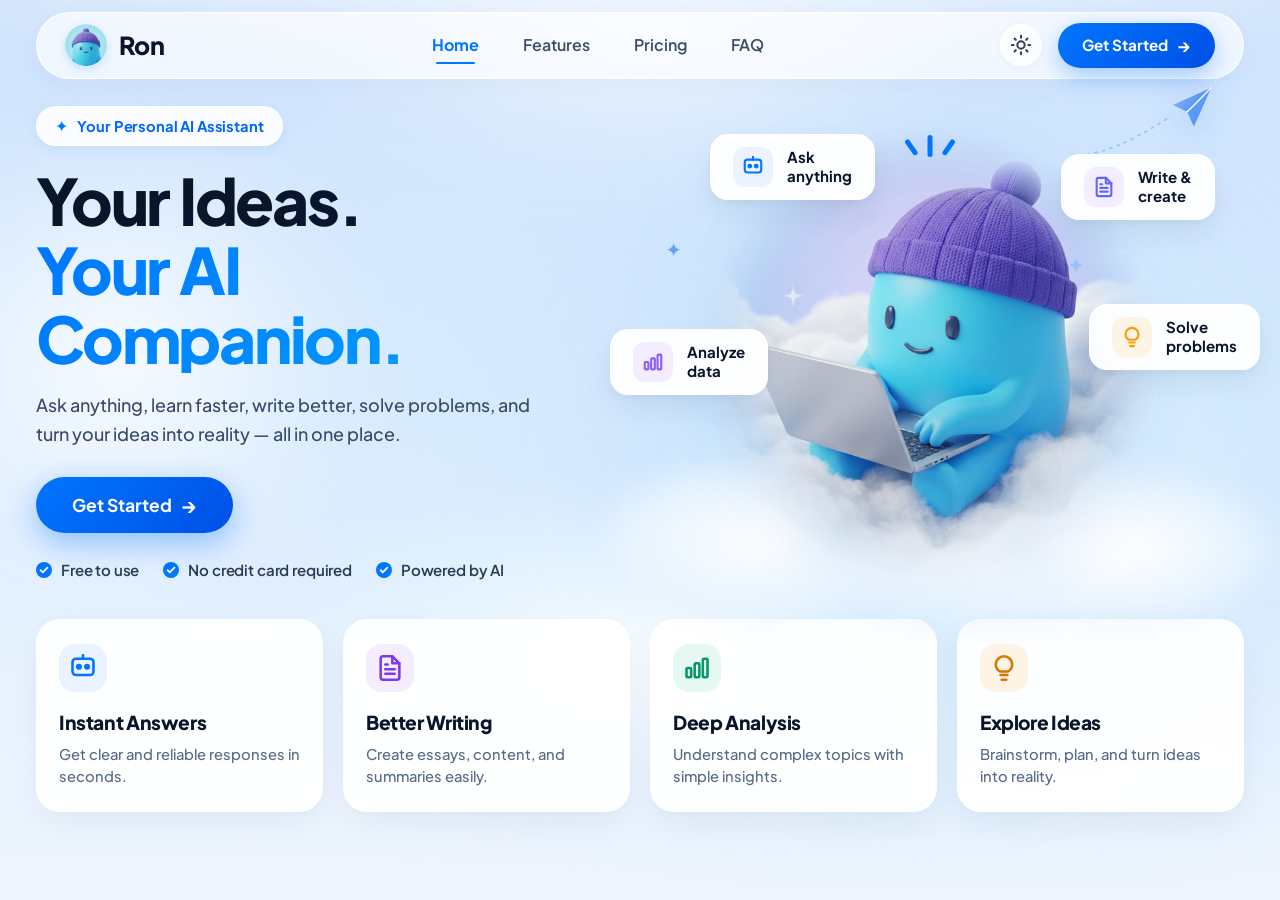
<file: index.html>
<!DOCTYPE html>
<html lang="en">
<head>
    <meta charset="UTF-8">
    <meta name="viewport" content="width=device-width, initial-scale=1.0">
    <title>Ron — Your AI Companion</title>
    <meta name="description" content="Ask anything, learn faster, write better, solve problems, and turn your ideas into reality — all in one place with Ron.">
    <link rel="icon" type="image/png" href="assets/images/ron-logo.png">
    
    <!-- Google Fonts: Plus Jakarta Sans -->
    <link rel="preconnect" href="https://fonts.googleapis.com">
    <link rel="preconnect" href="https://fonts.gstatic.com" crossorigin>
    <link href="https://fonts.googleapis.com/css2?family=Plus+Jakarta+Sans:wght@400;500;600;700;800;900&display=swap" rel="stylesheet">
    
    <!-- Stylesheets -->
    <link rel="stylesheet" href="css/style.css">
    <link rel="stylesheet" href="css/responsive.css">
</head>
<body class="light-theme">
    <!-- Atmospheric Cloud & Sky Background -->
    <div class="bg-atmosphere" aria-hidden="true">
        <div class="sky-base-gradient"></div>
        <div class="cloud-layer cloud-crest-top"></div>
        <div class="cloud-layer cloud-puff-left"></div>
        <div class="cloud-layer cloud-puff-right"></div>
        <div class="cloud-layer cloud-hero-bank"></div>
        <div class="glow-orb hero-mascot-glow"></div>
        <div class="glow-orb top-nav-glow"></div>
    </div>

    <div class="page-wrapper">
        <!-- Header / Navbar -->
        <header class="navbar" id="navbar">
            <div class="nav-container">
                <!-- Brand Logo & Name -->
                <a href="#" class="brand" aria-label="Ron AI Home" style="margin-right: 32px;">
                    <div class="brand-avatar">
                        <img src="assets/images/ron-logo.png" alt="Ron mascot avatar" width="40" height="40">
                    </div>
                    <span class="brand-text">Ron</span>
                </a>

                <!-- Navigation Menu -->
                <nav class="nav-menu" id="navMenu" aria-label="Main Navigation">
                    <ul class="nav-list">
                        <li class="nav-item">
                            <a href="#" class="nav-link active">
                                Home
                                <span class="active-indicator"></span>
                            </a>
                        </li>
                        <li class="nav-item">
                            <a href="#features" class="nav-link">Features</a>
                        </li>
                        <li class="nav-item">
                            <a href="#pricing" class="nav-link">Pricing</a>
                        </li>
                        <li class="nav-item">
                            <a href="#faq" class="nav-link">FAQ</a>
                        </li>
                    </ul>
                </nav>

                <!-- Navbar Right Actions -->
                <div class="nav-actions">
                    <button class="theme-toggle-btn" id="themeToggle" aria-label="Toggle theme" title="Toggle theme">
                        <svg class="sun-icon" viewBox="0 0 24 24" width="22" height="22" fill="none" stroke="currentColor" stroke-width="2.2" stroke-linecap="round" stroke-linejoin="round">
                            <circle cx="12" cy="12" r="4"></circle>
                            <path d="M12 2v2"></path>
                            <path d="M12 20v2"></path>
                            <path d="m4.93 4.93 1.41 1.41"></path>
                            <path d="m17.66 17.66 1.41 1.41"></path>
                            <path d="M2 12h2"></path>
                            <path d="M20 12h2"></path>
                            <path d="m6.34 17.66-1.41 1.41"></path>
                            <path d="m19.07 4.93-1.41 1.41"></path>
                        </svg>
                        <svg class="moon-icon" viewBox="0 0 24 24" width="22" height="22" fill="none" stroke="currentColor" stroke-width="2.2" stroke-linecap="round" stroke-linejoin="round">
                            <path d="M12 3a6 6 0 0 0 9 9 9 9 0 1 1-9-9Z"></path>
                        </svg>
                    </button>

                    <a href="pages/signup.html" class="btn btn-primary nav-cta">
                        <span>Get Started</span>
                        <span class="btn-arrow" aria-hidden="true">&rarr;</span>
                    </a>

                    <!-- Mobile Hamburger Button -->
                    <button class="mobile-toggle-btn" id="mobileToggle" aria-label="Open navigation menu" aria-expanded="false">
                        <span class="bar"></span>
                        <span class="bar"></span>
                        <span class="bar"></span>
                    </button>
                </div>
            </div>
        </header>

        <!-- Main Content Area -->
        <main class="main-content">
            <!-- Hero Section -->
            <section class="hero-section" id="home">
                <div class="hero-container">
                    <!-- Left: Hero Text Column -->
                    <div class="hero-text-col">
                        <!-- Small Badge -->
                        <div class="hero-badge animate-fade-in">
                            <span class="badge-sparkle">✦</span>
                            <span class="badge-text">Your Personal AI Assistant</span>
                        </div>

                        <!-- Main Heading -->
                        <h1 class="hero-title animate-fade-in delay-1">
                            <span class="title-line title-dark">Your Ideas.</span>
                            <span class="title-line title-gradient">Your AI Companion.</span>
                        </h1>

                        <!-- Supporting Description -->
                        <p class="hero-description animate-fade-in delay-2">
                            Ask anything, learn faster, write better, solve problems, and turn your ideas into reality — all in one place.
                        </p>

                        <!-- Primary CTA Button -->
                        <div class="hero-cta-wrapper animate-fade-in delay-3">
                            <a href="pages/signup.html" class="btn btn-primary btn-hero">
                                <span>Get Started</span>
                                <span class="btn-arrow" aria-hidden="true">&rarr;</span>
                            </a>
                        </div>

                        <!-- Value Props / Feature Checks -->
                        <div class="hero-trust-list animate-fade-in delay-4">
                            <div class="trust-item">
                                <span class="check-badge">
                                    <svg viewBox="0 0 18 18" width="16" height="16" fill="none">
                                        <circle cx="9" cy="9" r="9" fill="#0076fe"/>
                                        <path d="M5.2 9.2L7.6 11.6L12.8 6.4" stroke="white" stroke-width="2" stroke-linecap="round" stroke-linejoin="round"/>
                                    </svg>
                                </span>
                                <span class="trust-text">Free to use</span>
                            </div>

                            <div class="trust-item">
                                <span class="check-badge">
                                    <svg viewBox="0 0 18 18" width="16" height="16" fill="none">
                                        <circle cx="9" cy="9" r="9" fill="#0076fe"/>
                                        <path d="M5.2 9.2L7.6 11.6L12.8 6.4" stroke="white" stroke-width="2" stroke-linecap="round" stroke-linejoin="round"/>
                                    </svg>
                                </span>
                                <span class="trust-text">No credit card required</span>
                            </div>

                            <div class="trust-item">
                                <span class="check-badge">
                                    <svg viewBox="0 0 18 18" width="16" height="16" fill="none">
                                        <circle cx="9" cy="9" r="9" fill="#0076fe"/>
                                        <path d="M5.2 9.2L7.6 11.6L12.8 6.4" stroke="white" stroke-width="2" stroke-linecap="round" stroke-linejoin="round"/>
                                    </svg>
                                </span>
                                <span class="trust-text">Powered by AI</span>
                            </div>
                        </div>
                    </div>

                    <!-- Right: Hero Mascot & Floating Cards Visual -->
                    <div class="hero-visual-col animate-fade-in delay-2">
                        <div class="mascot-stage">
                            <!-- Paper Plane in top right -->
                            <div class="deco-paper-plane" aria-hidden="true">
                                <svg class="plane-trail" viewBox="0 0 140 70" fill="none">
                                    <path d="M10 60 C 50 60, 85 40, 125 15" stroke="#93c5fd" stroke-width="2" stroke-dasharray="4 5"/>
                                </svg>
                                <svg class="plane-svg" viewBox="0 0 48 48" width="46" height="46" fill="none">
                                    <path d="M44 4L4 22L19 29L26 44L44 4Z" fill="url(#planeGradient)"/>
                                    <path d="M19 29L44 4L26 44L19 29Z" fill="#60a5fa" opacity="0.6"/>
                                    <path d="M19 29L28 20L44 4" stroke="#ffffff" stroke-width="1.4" stroke-linecap="round"/>
                                    <defs>
                                        <linearGradient id="planeGradient" x1="4" y1="4" x2="44" y2="44" gradientUnits="userSpaceOnUse">
                                            <stop stop-color="#93c5fd"/>
                                            <stop offset="1" stop-color="#2563eb"/>
                                        </linearGradient>
                                    </defs>
                                </svg>
                            </div>

                            <!-- Floating Sparkles -->
                            <div class="deco-sparkle sparkle-1" aria-hidden="true">✦</div>
                            <div class="deco-sparkle sparkle-2" aria-hidden="true">✦</div>
                            <div class="deco-sparkle sparkle-3" aria-hidden="true">✦</div>

                            <!-- Joy radiation dashes centered above Ron's Beanie -->
                            <div class="joy-radiate" aria-hidden="true">
                                <span class="joy-bar bar-left"></span>
                                <span class="joy-bar bar-center"></span>
                                <span class="joy-bar bar-right"></span>
                            </div>

                            <!-- Floating Card 1: Ask anything -->
                            <div class="floating-chip chip-ask" id="chipAsk">
                                <div class="chip-icon-box chip-icon-blue">
                                    <svg viewBox="0 0 24 24" width="22" height="22" fill="none" stroke="#0076fe" stroke-width="2.3" stroke-linecap="round" stroke-linejoin="round">
                                        <rect x="3" y="4" width="18" height="14" rx="3" ry="3"></rect>
                                        <circle cx="8.5" cy="11" r="1.5" fill="#0076fe"></circle>
                                        <circle cx="15.5" cy="11" r="1.5" fill="#0076fe"></circle>
                                        <line x1="12" y1="1" x2="12" y2="4"></line>
                                    </svg>
                                </div>
                                <div class="chip-label">
                                    <span class="chip-title">Ask</span>
                                    <span class="chip-sub">anything</span>
                                </div>
                            </div>

                            <!-- Floating Card 2: Write & create -->
                            <div class="floating-chip chip-write" id="chipWrite">
                                <div class="chip-icon-box chip-icon-purple">
                                    <svg viewBox="0 0 24 24" width="22" height="22" fill="none" stroke="#6366f1" stroke-width="2.3" stroke-linecap="round" stroke-linejoin="round">
                                        <path d="M14 2H6a2 2 0 0 0-2 2v16a2 2 0 0 0 2 2h12a2 2 0 0 0 2-2V8z"></path>
                                        <polyline points="14 2 14 8 20 8"></polyline>
                                        <line x1="16" y1="13" x2="8" y2="13"></line>
                                        <line x1="16" y1="17" x2="8" y2="17"></line>
                                        <line x1="10" y1="9" x2="8" y2="9"></line>
                                    </svg>
                                </div>
                                <div class="chip-label">
                                    <span class="chip-title">Write &</span>
                                    <span class="chip-sub">create</span>
                                </div>
                            </div>

                            <!-- Floating Card 3: Analyze data -->
                            <div class="floating-chip chip-analyze" id="chipAnalyze">
                                <div class="chip-icon-box chip-icon-violet">
                                    <svg viewBox="0 0 24 24" width="22" height="22" fill="none" stroke="#8b5cf6" stroke-width="2.3" stroke-linecap="round" stroke-linejoin="round">
                                        <rect x="3" y="12" width="4" height="8" rx="1"></rect>
                                        <rect x="10" y="8" width="4" height="12" rx="1"></rect>
                                        <rect x="17" y="4" width="4" height="16" rx="1"></rect>
                                    </svg>
                                </div>
                                <div class="chip-label">
                                    <span class="chip-title">Analyze</span>
                                    <span class="chip-sub">data</span>
                                </div>
                            </div>

                            <!-- Floating Card 4: Solve problems -->
                            <div class="floating-chip chip-solve" id="chipSolve">
                                <div class="chip-icon-box chip-icon-amber">
                                    <svg viewBox="0 0 24 24" width="22" height="22" fill="none" stroke="#f59e0b" stroke-width="2.3" stroke-linecap="round" stroke-linejoin="round">
                                        <path d="M9 18h6"></path>
                                        <path d="M10 22h4"></path>
                                        <path d="M12 2a7 7 0 0 0-7 7c0 2.6 1.4 4.8 3.5 6h7c2.1-1.2 3.5-3.4 3.5-6a7 7 0 0 0-7-7z"></path>
                                    </svg>
                                </div>
                                <div class="chip-label">
                                    <span class="chip-title">Solve</span>
                                    <span class="chip-sub">problems</span>
                                </div>
                            </div>

                            <!-- Large Prominent Mascot Character -->
                            <div class="mascot-wrapper">
                                <img src="assets/images/ron-mascot.png" alt="Ron AI Mascot typing on a laptop on clouds" class="mascot-image" width="560" height="560">
                            </div>

                            <!-- Organic Cloud Landscape Layers -->
                            <div class="mascot-cloud-underlay" aria-hidden="true">
                                <div class="cloud-mound mound-1"></div>
                                <div class="cloud-mound mound-2"></div>
                                <div class="cloud-mound mound-3"></div>
                            </div>
                        </div>
                    </div>
                </div>
            </section>

            <!-- Lower Feature Cards Section -->
            <section class="features-section" id="features">
                <div class="features-container">
                    <div class="features-grid">
                        <!-- Card 1: Instant Answers -->
                        <article class="feature-card">
                            <div class="feature-icon-wrapper bg-icon-blue">
                                <svg viewBox="0 0 24 24" width="28" height="28" fill="none" stroke="#0076fe" stroke-width="2.2" stroke-linecap="round" stroke-linejoin="round">
                                    <rect x="3" y="4" width="18" height="14" rx="3" ry="3"></rect>
                                    <circle cx="8.5" cy="11" r="1.5" fill="#0076fe"></circle>
                                    <circle cx="15.5" cy="11" r="1.5" fill="#0076fe"></circle>
                                    <line x1="12" y1="1" x2="12" y2="4"></line>
                                </svg>
                            </div>
                            <h2 class="feature-card-title">Instant Answers</h2>
                            <p class="feature-card-desc">Get clear and reliable responses in seconds.</p>
                        </article>

                        <!-- Card 2: Better Writing -->
                        <article class="feature-card">
                            <div class="feature-icon-wrapper bg-icon-purple">
                                <svg viewBox="0 0 24 24" width="28" height="28" fill="none" stroke="#7c3aed" stroke-width="2.2" stroke-linecap="round" stroke-linejoin="round">
                                    <path d="M14 2H6a2 2 0 0 0-2 2v16a2 2 0 0 0 2 2h12a2 2 0 0 0 2-2V8z"></path>
                                    <polyline points="14 2 14 8 20 8"></polyline>
                                    <line x1="16" y1="13" x2="8" y2="13"></line>
                                    <line x1="16" y1="17" x2="8" y2="17"></line>
                                    <line x1="10" y1="9" x2="8" y2="9"></line>
                                </svg>
                            </div>
                            <h2 class="feature-card-title">Better Writing</h2>
                            <p class="feature-card-desc">Create essays, content, and summaries easily.</p>
                        </article>

                        <!-- Card 3: Deep Analysis -->
                        <article class="feature-card">
                            <div class="feature-icon-wrapper bg-icon-green">
                                <svg viewBox="0 0 24 24" width="28" height="28" fill="none" stroke="#059669" stroke-width="2.2" stroke-linecap="round" stroke-linejoin="round">
                                    <rect x="3" y="12" width="4" height="8" rx="1"></rect>
                                    <rect x="10" y="8" width="4" height="12" rx="1"></rect>
                                    <rect x="17" y="4" width="4" height="16" rx="1"></rect>
                                </svg>
                            </div>
                            <h2 class="feature-card-title">Deep Analysis</h2>
                            <p class="feature-card-desc">Understand complex topics with simple insights.</p>
                        </article>

                        <!-- Card 4: Explore Ideas -->
                        <article class="feature-card">
                            <div class="feature-icon-wrapper bg-icon-amber">
                                <svg viewBox="0 0 24 24" width="28" height="28" fill="none" stroke="#d97706" stroke-width="2.2" stroke-linecap="round" stroke-linejoin="round">
                                    <path d="M9 18h6"></path>
                                    <path d="M10 22h4"></path>
                                    <path d="M12 2a7 7 0 0 0-7 7c0 2.6 1.4 4.8 3.5 6h7c2.1-1.2 3.5-3.4 3.5-6a7 7 0 0 0-7-7z"></path>
                                </svg>
                            </div>
                            <h2 class="feature-card-title">Explore Ideas</h2>
                            <p class="feature-card-desc">Brainstorm, plan, and turn ideas into reality.</p>
                        </article>
                    </div>
                </div>
            </section>
        </main>
    </div>

    <!-- Script -->
    <script src="js/main.js"></script>
</body>
</html>
</file>
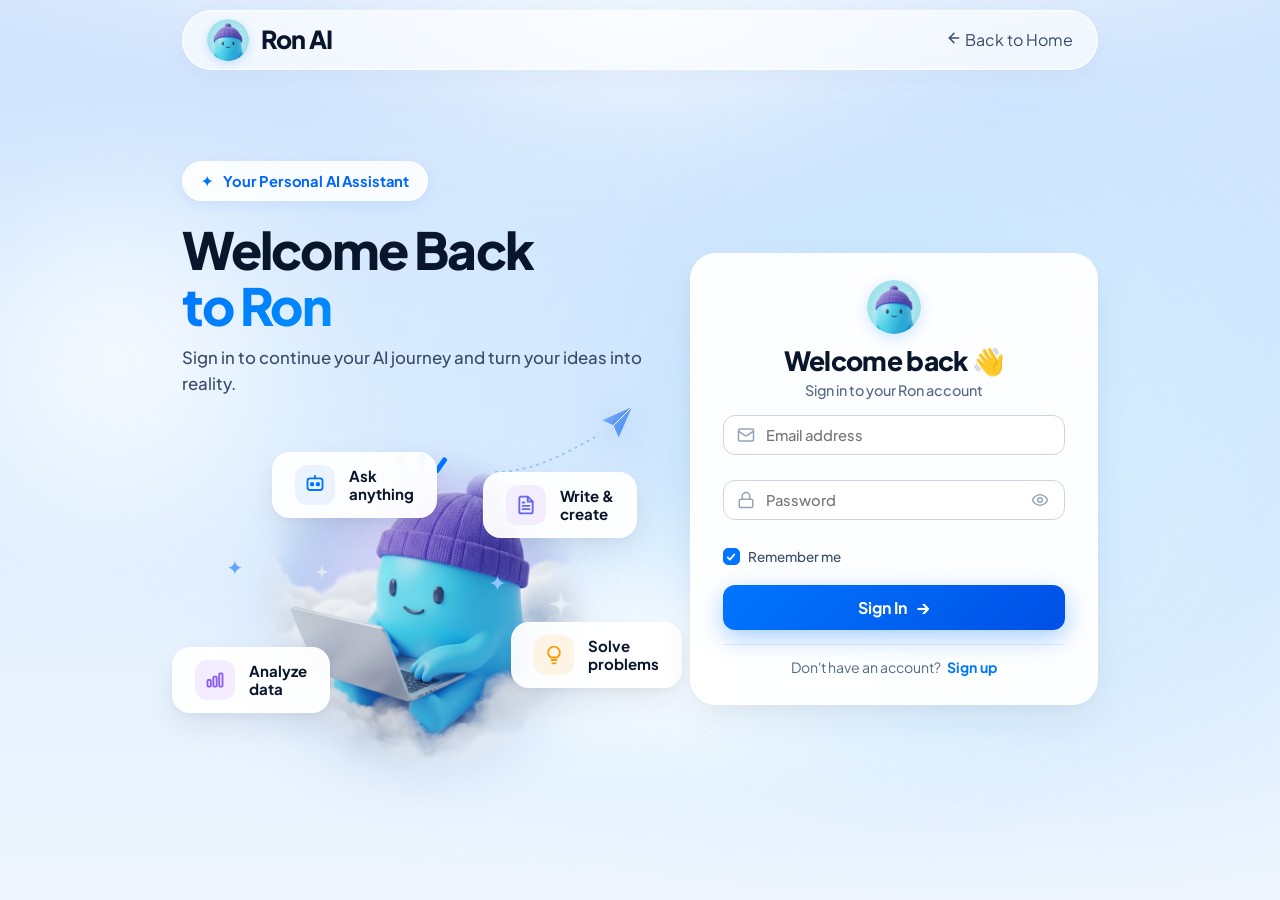
<file: pages/chat.html>
<!DOCTYPE html>
<html lang="en">
<head>
  <meta charset="UTF-8" />
  <meta name="viewport" content="width=device-width, initial-scale=1.0, maximum-scale=1.0, user-scalable=no" />
  <title>Ron AI — Chat</title>
  <meta name="description" content="Ron AI — Your premium personal AI assistant" />

  <!-- Fonts: Plus Jakarta Sans for cohesive typography -->
  <link rel="preconnect" href="https://fonts.googleapis.com" />
  <link rel="preconnect" href="https://fonts.gstatic.com" crossorigin />
  <link href="https://fonts.googleapis.com/css2?family=Plus+Jakarta+Sans:wght@400;500;600;700;800&display=swap" rel="stylesheet" />

  <!-- Stylesheets -->
  <link rel="stylesheet" href="../css/chat.css" />

  <!-- Favicon -->
  <link rel="icon" href="../assets/images/ron-logo.png" type="image/png" />
</head>
<body>

<!-- Authentication Utility -->
<script src="../js/auth.js"></script>

<!-- Chat Shell Container -->
<div class="chat-shell">

  <!-- ======================================================
       SIDEBAR (Approx 270px width, matching reference)
       ====================================================== -->
  <aside class="chat-sidebar" id="chatSidebar" role="navigation" aria-label="Chat navigation">

    <!-- Brand -->
    <div class="sidebar-brand">
      <a href="../index.html" class="sidebar-brand-link" aria-label="Ron AI Home">
        <div class="brand-avatar-box">
          <img
            src="../assets/images/ron-logo.png"
            alt="Ron mascot"
            class="sidebar-brand-logo"
          />
        </div>
        <span class="sidebar-brand-name">Ron</span>
      </a>
    </div>

    <!-- New Chat Button -->
    <div class="sidebar-action-wrap">
      <button class="btn-new-chat" id="btnNewChat" aria-label="Start a new chat">
        <svg viewBox="0 0 24 24" width="18" height="18" fill="none" stroke="currentColor" stroke-width="2.4" stroke-linecap="round" stroke-linejoin="round" aria-hidden="true">
          <line x1="12" y1="5" x2="12" y2="19"></line>
          <line x1="5" y1="12" x2="19" y2="12"></line>
        </svg>
        <span>New Chat</span>
      </button>
    </div>

    <!-- Chats Section Header -->
    <div class="sidebar-section">
      <div class="sidebar-section-label">Chats</div>
    </div>

    <!-- Real User Chat List Container -->
    <div class="sidebar-chats-container">
      <ul class="sidebar-chats" id="chatList" role="list">
        <!-- Dynamically rendered per authenticated user -->
      </ul>

      <!-- Empty State: Shown only when user has zero conversations -->
      <div class="sidebar-empty-state hidden" id="sidebarEmptyState">
        <div class="empty-icon-bubble" aria-hidden="true">
          <svg viewBox="0 0 24 24" width="22" height="22" fill="none" stroke="currentColor" stroke-width="1.8" stroke-linecap="round" stroke-linejoin="round">
            <path d="M21 15a2 2 0 0 1-2 2H7l-4 4V5a2 2 0 0 1 2-2h14a2 2 0 0 1 2 2z"></path>
          </svg>
        </div>
        <p class="empty-title">No chats yet</p>
        <p class="empty-desc">Start a new conversation with Ron.</p>
      </div>
    </div>

    <!-- User Profile & Logout Area (Bottom) -->
    <div class="sidebar-user">
      <div class="sidebar-user-profile" id="userProfileCard">
        <div class="sidebar-user-avatar" id="sidebarUserAvatar" aria-hidden="true">U</div>
        <div class="sidebar-user-info">
          <div class="sidebar-user-name" id="sidebarUserName">Loading...</div>
          <div class="sidebar-user-email" id="sidebarUserEmail">...</div>
        </div>
      </div>

      <button class="btn-logout" id="btnLogout" aria-label="Sign out from Ron AI">
        <svg viewBox="0 0 24 24" width="16" height="16" fill="none" stroke="currentColor" stroke-width="2" stroke-linecap="round" stroke-linejoin="round" aria-hidden="true">
          <path d="M9 21H5a2 2 0 0 1-2-2V5a2 2 0 0 1 2-2h4"></path>
          <polyline points="16 17 21 12 16 7"></polyline>
          <line x1="21" y1="12" x2="9" y2="12"></line>
        </svg>
        <span>Sign out</span>
      </button>
    </div>
  </aside>

  <!-- ======================================================
       MAIN CHAT AREA
       ====================================================== -->
  <main class="chat-main" role="main">

    <!-- Top Chat Header (Desktop Sidebar Toggle + Brand + Minimal User Menu) -->
    <header class="chat-header" role="banner">
      <div class="header-left">
        <!-- Desktop sidebar toggle button -->
        <button class="btn-hamburger" id="btnHamburger" aria-label="Toggle sidebar" title="Toggle sidebar">
          <svg viewBox="0 0 24 24" width="20" height="20" fill="none" stroke="currentColor" stroke-width="2.2" stroke-linecap="round" stroke-linejoin="round" aria-hidden="true">
            <line x1="3" y1="6" x2="21" y2="6"></line>
            <line x1="3" y1="12" x2="21" y2="12"></line>
            <line x1="3" y1="18" x2="21" y2="18"></line>
          </svg>
        </button>

        <!-- Brand / Online Status -->
        <div class="header-title">
          <img
            src="../assets/images/ron-logo.png"
            alt="Ron AI"
            class="header-logo"
          />
          <div class="header-brand-info">
            <div class="header-brand">Ron AI</div>
            <div class="header-status">
              <span class="status-dot" aria-hidden="true"></span>
              <span>Online</span>
            </div>
          </div>
        </div>
      </div>

      <!-- Right: Minimal User Account Control (No Theme Toggle) -->
      <div class="header-right">
        <div class="header-user-menu" id="headerUserMenu">
          <button class="header-user-btn" id="headerUserBtn" aria-label="User account menu" aria-haspopup="true" aria-expanded="false">
            <div class="header-user-icon" aria-hidden="true">
              <svg viewBox="0 0 24 24" width="16" height="16" fill="none" stroke="currentColor" stroke-width="2" stroke-linecap="round" stroke-linejoin="round">
                <path d="M20 21v-2a4 4 0 0 0-4-4H8a4 4 0 0 0-4 4v2"></path>
                <circle cx="12" cy="7" r="4"></circle>
              </svg>
            </div>
            <span class="header-user-name" id="headerUserName">User</span>
            <svg class="header-user-chevron" viewBox="0 0 24 24" width="14" height="14" fill="none" stroke="currentColor" stroke-width="2.2" stroke-linecap="round" stroke-linejoin="round" aria-hidden="true">
              <polyline points="6 9 12 15 18 9"></polyline>
            </svg>
          </button>

          <!-- Minimal User Dropdown -->
          <div class="header-user-dropdown" id="headerUserDropdown" role="menu">
            <div class="dropdown-header">
              <div class="dropdown-user-name" id="dropdownUserName">User</div>
              <div class="dropdown-user-email" id="dropdownUserEmail">email@example.com</div>
            </div>
            <div class="dropdown-divider"></div>
            <button class="dropdown-item btn-header-logout" id="btnHeaderLogout" role="menuitem">
              <svg viewBox="0 0 24 24" width="15" height="15" fill="none" stroke="currentColor" stroke-width="2" stroke-linecap="round" stroke-linejoin="round" aria-hidden="true">
                <path d="M9 21H5a2 2 0 0 1-2-2V5a2 2 0 0 1 2-2h4"></path>
                <polyline points="16 17 21 12 16 7"></polyline>
                <line x1="21" y1="12" x2="9" y2="12"></line>
              </svg>
              <span>Sign out</span>
            </button>
          </div>
        </div>
      </div>
    </header>

    <!-- Messages / Welcome Area -->
    <div class="chat-messages" id="chatMessages" role="log" aria-live="polite" aria-label="Conversation messages">

      <!-- ====================================================
           EMPTY / WELCOME STATE (Exact match to Reference)
           ==================================================== -->
      <div class="chat-welcome" id="welcomeState">
        <div class="welcome-mascot-wrap">
          <div class="chat-sparkle chat-sparkle-1" aria-hidden="true">✦</div>
          <div class="chat-sparkle chat-sparkle-2" aria-hidden="true">✦</div>
          <div class="chat-sparkle chat-sparkle-3" aria-hidden="true">✦</div>
          <img
            src="../assets/images/ron-mascot.png"
            alt="Ron mascot"
            class="welcome-mascot"
            id="welcomeMascot"
          />
        </div>

        <h1 class="welcome-greeting">
          Hello, <span id="greetingName">there!</span>
          <span class="wave" aria-hidden="true">👋</span>
        </h1>

        <p class="welcome-sub">
          Ask anything, learn faster, write better, and turn your ideas into reality.
        </p>

        <!-- 4 Suggestion Cards -->
        <div class="welcome-suggestions" role="list">
          <button
            class="suggestion-card"
            data-prompt="Explain a concept to me in simple terms."
            role="listitem"
            aria-label="Suggestion: Explain a concept"
          >
            <div class="suggestion-icon" aria-hidden="true">💡</div>
            <span class="suggestion-text">Explain a concept</span>
          </button>

          <button
            class="suggestion-card"
            data-prompt="Help me write or debug some code."
            role="listitem"
            aria-label="Suggestion: Help me code"
          >
            <div class="suggestion-icon" aria-hidden="true">⌨️</div>
            <span class="suggestion-text">Help me code</span>
          </button>

          <button
            class="suggestion-card"
            data-prompt="Analyze this topic and give me a detailed breakdown."
            role="listitem"
            aria-label="Suggestion: Analyze something"
          >
            <div class="suggestion-icon" aria-hidden="true">🔍</div>
            <span class="suggestion-text">Analyze something</span>
          </button>

          <button
            class="suggestion-card"
            data-prompt="Help me study and prepare for my exam."
            role="listitem"
            aria-label="Suggestion: Help me study"
          >
            <div class="suggestion-icon" aria-hidden="true">📚</div>
            <span class="suggestion-text">Help me study</span>
          </button>
        </div>
      </div>

      <!-- Messages container dynamically injected here -->
      <div class="messages-list" id="messagesList"></div>
    </div>

    <!-- Fixed Bottom Message Composer -->
    <div class="chat-composer-wrap">
      <div class="chat-composer" role="form" aria-label="Message composer">
        <!-- Visual Attachment Icon (Visual-only for now) -->
        <button class="composer-attach" aria-label="Attachment (coming in future update)" disabled title="File attachment coming in future update">
          <svg viewBox="0 0 24 24" width="20" height="20" fill="none" stroke="currentColor" stroke-width="1.8" stroke-linecap="round" stroke-linejoin="round">
            <path d="M21.44 11.05l-9.19 9.19a6 6 0 0 1-8.49-8.49l9.19-9.19a4 4 0 0 1 5.66 5.66l-9.2 9.19a2 2 0 0 1-2.83-2.83l8.49-8.48"></path>
          </svg>
        </button>

        <textarea
          class="composer-textarea"
          id="composerTextarea"
          placeholder="Ask Ron anything..."
          rows="1"
          maxlength="4000"
          aria-label="Type your message to Ron"
        ></textarea>

        <button class="btn-send" id="btnSend" type="button" aria-label="Send message" title="Send message">
          <svg viewBox="0 0 24 24" width="18" height="18" fill="none" stroke="currentColor" stroke-width="2.2" stroke-linecap="round" stroke-linejoin="round">
            <line x1="22" y1="2" x2="11" y2="13"></line>
            <polygon points="22 2 15 22 11 13 2 9 22 2"></polygon>
          </svg>
        </button>
      </div>

      <p class="composer-hint">
        Press <kbd>Enter</kbd> to send &nbsp;·&nbsp; <kbd>Shift + Enter</kbd> for a new line
      </p>
    </div>

  </main>
</div>

<!-- Chat JS logic -->
<script src="../js/chat.js"></script>

</body>
</html>
</file>
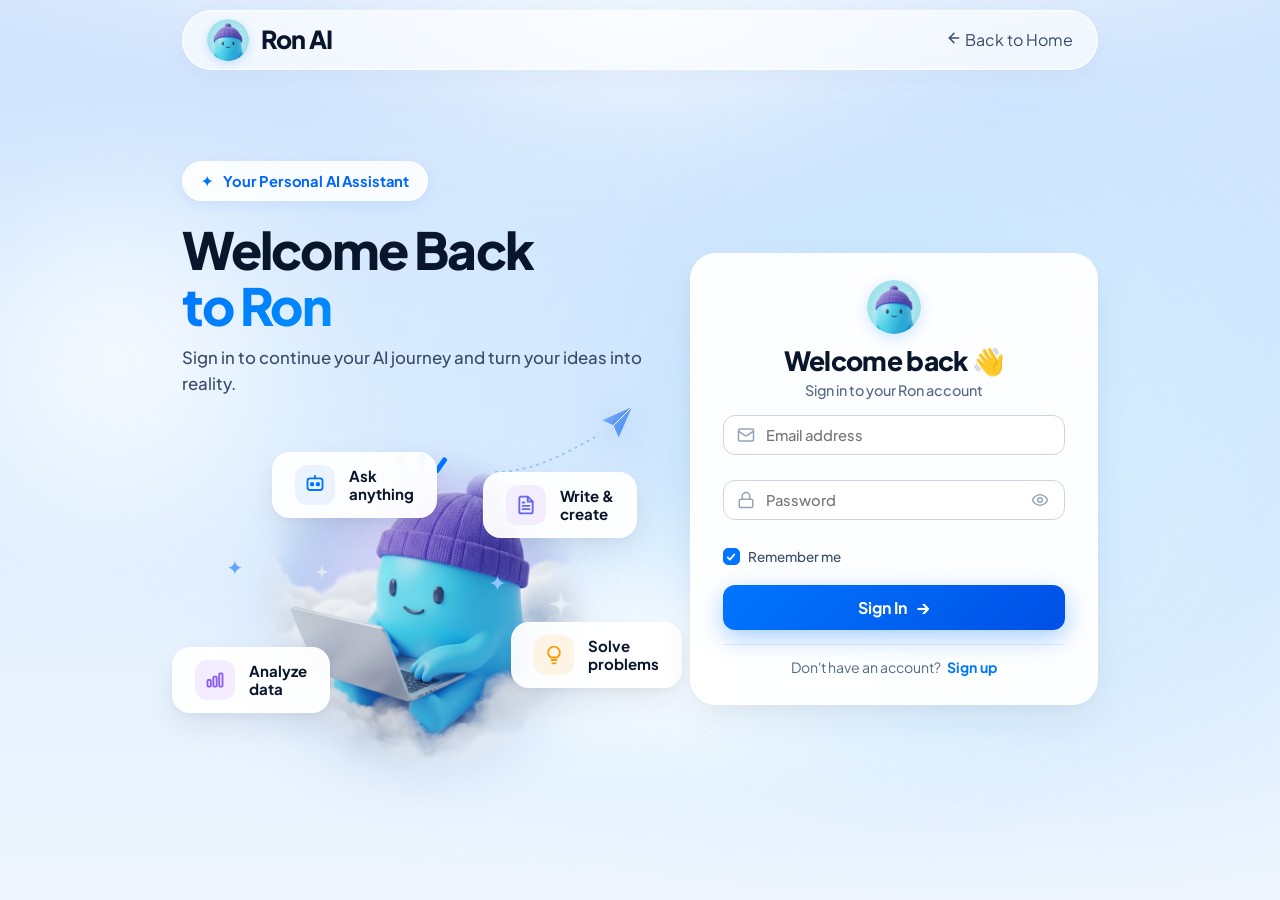
<file: pages/login.html>
<!DOCTYPE html>
<html lang="en">
<head>
    <meta charset="UTF-8">
    <meta name="viewport" content="width=device-width, initial-scale=1.0">
    <title>Sign In — Ron AI</title>
    <meta name="description" content="Sign in to your Ron AI account and continue your conversation with your personal AI companion.">
    <link rel="icon" type="image/png" href="../assets/images/ron-logo.png">
    
    <!-- Google Fonts: Plus Jakarta Sans -->
    <link rel="preconnect" href="https://fonts.googleapis.com">
    <link rel="preconnect" href="https://fonts.gstatic.com" crossorigin>
    <link href="https://fonts.googleapis.com/css2?family=Plus+Jakarta+Sans:wght@400;500;600;700;800;900&display=swap" rel="stylesheet">
    
    <!-- Stylesheets -->
    <link rel="stylesheet" href="../css/style.css">
    <link rel="stylesheet" href="../css/auth.css">
    <link rel="stylesheet" href="../css/responsive.css">
</head>
<body class="light-theme auth-page">
    <!-- Atmospheric Cloud Background -->
    <div class="bg-atmosphere" aria-hidden="true">
        <div class="sky-base-gradient"></div>
        <div class="cloud-layer cloud-crest-top"></div>
        <div class="cloud-layer cloud-puff-left"></div>
        <div class="cloud-layer cloud-puff-right"></div>
        <div class="cloud-layer cloud-hero-bank"></div>
        <div class="glow-orb hero-mascot-glow"></div>
        <div class="glow-orb top-nav-glow"></div>
    </div>

    <div class="page-wrapper auth-page-wrapper">
        <!-- Header / Navbar matching reference -->
                <!-- Clean Auth Header (No overlap, focused authentication experience) -->
        <header class="navbar auth-navbar">
            <div class="nav-container auth-nav-container">
                <a href="../index.html" class="brand" aria-label="Ron AI Home">
                    <div class="brand-avatar">
                        <img src="../assets/images/ron-logo.png" alt="Ron mascot" width="38" height="38">
                    </div>
                    <span class="brand-text">Ron AI</span>
                </a>

                <div class="auth-nav-actions">
                    <a href="../index.html" class="auth-back-link" aria-label="Back to Home">
                        <svg viewBox="0 0 24 24" width="16" height="16" fill="none" stroke="currentColor" stroke-width="2.2" stroke-linecap="round" stroke-linejoin="round" aria-hidden="true">
                            <line x1="19" y1="12" x2="5" y2="12"></line>
                            <polyline points="12 19 5 12 12 5"></polyline>
                        </svg>
                        <span>Back to Home</span>
                    </a>
                </div>
            </div>
        </header>

        <!-- Main Auth Layout Grid (Left Hero Showcase + Right White Glass Login Card) -->
        <main class="auth-main-container">
            <div class="auth-layout-grid">
                <!-- Left: Hero Mascot & Floating Chips (Matching Reference) -->
                <div class="auth-left-showcase animate-fade-in">
                    <!-- Badge -->
                    <div class="hero-badge">
                        <span class="badge-sparkle">✦</span>
                        <span class="badge-text">Your Personal AI Assistant</span>
                    </div>

                    <!-- Heading -->
                    <h1 class="auth-hero-title">
                        <span class="title-line title-dark">Welcome Back</span>
                        <span class="title-line title-gradient">to Ron</span>
                    </h1>

                    <!-- Subtitle -->
                    <p class="auth-hero-desc">
                        Sign in to continue your AI journey and turn your ideas into reality.
                    </p>

                    <!-- Mascot Stage with Floating Chips & Plane -->
                    <div class="auth-mascot-stage">
                        <!-- Origami Paper Plane -->
                        <div class="deco-paper-plane" aria-hidden="true">
                            <svg class="plane-trail" viewBox="0 0 120 60" fill="none">
                                <path d="M10 50 C 45 50, 75 35, 110 15" stroke="#93c5fd" stroke-width="1.8" stroke-dasharray="3 4"/>
                            </svg>
                            <svg class="plane-svg" viewBox="0 0 48 48" width="40" height="40" fill="none">
                                <path d="M42 6L6 22L20 28L26 42L42 6Z" fill="url(#planeGradLogin)"/>
                                <path d="M20 28L42 6L26 42L20 28Z" fill="#60a5fa" opacity="0.6"/>
                                <path d="M20 28L28 20L42 6" stroke="#ffffff" stroke-width="1.2" stroke-linecap="round"/>
                                <defs>
                                    <linearGradient id="planeGradLogin" x1="6" y1="6" x2="42" y2="42" gradientUnits="userSpaceOnUse">
                                        <stop stop-color="#93c5fd"/>
                                        <stop offset="1" stop-color="#2563eb"/>
                                    </linearGradient>
                                </defs>
                            </svg>
                        </div>

                        <!-- Sparkles -->
                        <div class="deco-sparkle sparkle-1" aria-hidden="true">✦</div>
                        <div class="deco-sparkle sparkle-2" aria-hidden="true">✦</div>
                        <div class="deco-sparkle sparkle-3" aria-hidden="true">✦</div>

                        <!-- Joy dashes above Ron -->
                        <div class="joy-radiate" aria-hidden="true">
                            <span class="joy-bar bar-left"></span>
                            <span class="joy-bar bar-center"></span>
                            <span class="joy-bar bar-right"></span>
                        </div>

                        <!-- Floating Chip 1: Ask anything -->
                        <div class="floating-chip chip-ask">
                            <div class="chip-icon-box chip-icon-blue">
                                <svg viewBox="0 0 24 24" width="20" height="20" fill="none" stroke="#0076fe" stroke-width="2.2" stroke-linecap="round" stroke-linejoin="round">
                                    <rect x="3" y="4" width="18" height="14" rx="3" ry="3"></rect>
                                    <circle cx="8.5" cy="11" r="1.5" fill="#0076fe"></circle>
                                    <circle cx="15.5" cy="11" r="1.5" fill="#0076fe"></circle>
                                    <line x1="12" y1="1" x2="12" y2="4"></line>
                                </svg>
                            </div>
                            <div class="chip-label">
                                <span class="chip-title">Ask</span>
                                <span class="chip-sub">anything</span>
                            </div>
                        </div>

                        <!-- Floating Chip 2: Write & create -->
                        <div class="floating-chip chip-write">
                            <div class="chip-icon-box chip-icon-purple">
                                <svg viewBox="0 0 24 24" width="20" height="20" fill="none" stroke="#6366f1" stroke-width="2.2" stroke-linecap="round" stroke-linejoin="round">
                                    <path d="M14 2H6a2 2 0 0 0-2 2v16a2 2 0 0 0 2 2h12a2 2 0 0 0 2-2V8z"></path>
                                    <polyline points="14 2 14 8 20 8"></polyline>
                                    <line x1="16" y1="13" x2="8" y2="13"></line>
                                    <line x1="16" y1="17" x2="8" y2="17"></line>
                                    <line x1="10" y1="9" x2="8" y2="9"></line>
                                </svg>
                            </div>
                            <div class="chip-label">
                                <span class="chip-title">Write &</span>
                                <span class="chip-sub">create</span>
                            </div>
                        </div>

                        <!-- Floating Chip 3: Analyze data -->
                        <div class="floating-chip chip-analyze">
                            <div class="chip-icon-box chip-icon-violet">
                                <svg viewBox="0 0 24 24" width="20" height="20" fill="none" stroke="#8b5cf6" stroke-width="2.2" stroke-linecap="round" stroke-linejoin="round">
                                    <rect x="3" y="12" width="4" height="8" rx="1"></rect>
                                    <rect x="10" y="8" width="4" height="12" rx="1"></rect>
                                    <rect x="17" y="4" width="4" height="16" rx="1"></rect>
                                </svg>
                            </div>
                            <div class="chip-label">
                                <span class="chip-title">Analyze</span>
                                <span class="chip-sub">data</span>
                            </div>
                        </div>

                        <!-- Floating Chip 4: Solve problems -->
                        <div class="floating-chip chip-solve">
                            <div class="chip-icon-box chip-icon-amber">
                                <svg viewBox="0 0 24 24" width="20" height="20" fill="none" stroke="#f59e0b" stroke-width="2.2" stroke-linecap="round" stroke-linejoin="round">
                                    <path d="M9 18h6"></path>
                                    <path d="M10 22h4"></path>
                                    <path d="M12 2a7 7 0 0 0-7 7c0 2.6 1.4 4.8 3.5 6h7c2.1-1.2 3.5-3.4 3.5-6a7 7 0 0 0-7-7z"></path>
                                </svg>
                            </div>
                            <div class="chip-label">
                                <span class="chip-title">Solve</span>
                                <span class="chip-sub">problems</span>
                            </div>
                        </div>

                        <!-- Mascot Image -->
                        <div class="auth-mascot-wrapper">
                            <img src="../assets/images/ron-mascot.png" alt="Ron Mascot" class="auth-mascot-img" width="380" height="380">
                        </div>

                        <!-- Cloud Puffs -->
                        <div class="auth-cloud-cushion" aria-hidden="true"></div>
                    </div>
                </div>

                <!-- Right: Login Form Card (Exact match to Reference) -->
                <div class="auth-card-col animate-fade-in delay-1">
                    <div class="auth-card">
                        <!-- Top Avatar Icon -->
                        <div class="card-avatar-wrapper">
                            <div class="card-avatar">
                                <img src="../assets/images/ron-logo.png" alt="Ron mascot" width="56" height="56">
                            </div>
                        </div>

                        <!-- Card Heading -->
                        <div class="auth-card-header text-center">
                            <h2 class="auth-title">Welcome back 👋</h2>
                            <p class="auth-subtitle">Sign in to your Ron account</p>
                        </div>

                        <!-- Alert Box for Error / Success -->
                        <div class="form-alert hidden" id="loginAlert" role="alert" aria-live="polite">
                            <span class="alert-icon" id="loginAlertIcon"></span>
                            <span class="alert-text" id="loginAlertText"></span>
                        </div>

                        <!-- Login Form -->
                        <form class="auth-form" id="loginForm" novalidate>
                            <!-- Email Field -->
                            <div class="form-group" id="group-loginEmail">
                                <div class="input-wrapper">
                                    <span class="input-icon" aria-hidden="true">
                                        <svg viewBox="0 0 24 24" width="18" height="18" fill="none" stroke="currentColor" stroke-width="2" stroke-linecap="round" stroke-linejoin="round">
                                            <rect width="20" height="16" x="2" y="4" rx="2"></rect>
                                            <path d="m22 7-8.97 5.7a1.94 1.94 0 0 1-2.06 0L2 7"></path>
                                        </svg>
                                    </span>
                                    <input 
                                        type="email" 
                                        id="loginEmail" 
                                        name="email" 
                                        class="form-input" 
                                        placeholder="Email address" 
                                        autocomplete="email"
                                        required
                                    >
                                </div>
                                <div class="inline-error" id="error-loginEmail" aria-live="polite"></div>
                            </div>

                            <!-- Password Field -->
                            <div class="form-group" id="group-loginPassword">
                                <div class="input-wrapper">
                                    <span class="input-icon" aria-hidden="true">
                                        <svg viewBox="0 0 24 24" width="18" height="18" fill="none" stroke="currentColor" stroke-width="2" stroke-linecap="round" stroke-linejoin="round">
                                            <rect width="18" height="11" x="3" y="11" rx="2" ry="2"></rect>
                                            <path d="M7 11V7a5 5 0 0 1 10 0v4"></path>
                                        </svg>
                                    </span>
                                    <input 
                                        type="password" 
                                        id="loginPassword" 
                                        name="password" 
                                        class="form-input" 
                                        placeholder="Password" 
                                        autocomplete="current-password"
                                        required
                                    >
                                    <button type="button" class="btn-toggle-pwd" data-target="loginPassword" aria-label="Toggle password visibility">
                                        <svg class="eye-open" viewBox="0 0 24 24" width="18" height="18" fill="none" stroke="currentColor" stroke-width="2" stroke-linecap="round" stroke-linejoin="round">
                                            <path d="M2 12s3-7 10-7 10 7 10 7-3 7-10 7-10-7-10-7Z"></path>
                                            <circle cx="12" cy="12" r="3"></circle>
                                        </svg>
                                        <svg class="eye-closed hidden" viewBox="0 0 24 24" width="18" height="18" fill="none" stroke="currentColor" stroke-width="2" stroke-linecap="round" stroke-linejoin="round">
                                            <path d="m15 18-.722-3.25"></path>
                                            <path d="M2 8a10.645 10.645 0 0 0 20 0"></path>
                                            <path d="m20 15-1.726-2.05"></path>
                                            <path d="m4 15 1.726-2.05"></path>
                                            <path d="m9 18 .722-3.25"></path>
                                        </svg>
                                    </button>
                                </div>
                                <div class="inline-error" id="error-loginPassword" aria-live="polite"></div>
                            </div>

                            <!-- Row: Remember Me & Forgot Password -->
                            <div class="form-row-auth">
                                <label class="checkbox-container">
                                    <input type="checkbox" id="rememberMe" name="remember" checked>
                                    <span class="custom-checkbox" aria-hidden="true">
                                        <svg viewBox="0 0 16 16" width="12" height="12" fill="none">
                                            <path d="M3.5 8.5L6.5 11.5L12.5 4.5" stroke="white" stroke-width="2.2" stroke-linecap="round" stroke-linejoin="round"/>
                                        </svg>
                                    </span>
                                    <span class="checkbox-label">Remember me</span>
                                </label>

                                
                            </div>

                            <!-- Submit Button -->
                            <button type="submit" class="btn btn-primary btn-auth-submit" id="loginSubmitBtn">
                                <span class="btn-text">Sign In</span>
                                <span class="btn-arrow" aria-hidden="true">&rarr;</span>
                                <span class="spinner hidden" id="loginSpinner" aria-hidden="true"></span>
                            </button>
                        </form>

                        <!-- Card Footer -->
                        <div class="auth-card-footer">
                            <p class="footer-text">
                                Don't have an account? 
                                <a href="signup.html" class="auth-link-bold">Sign up</a>
                            </p>
                        </div>
                    </div>
                </div>
            </div>
        </main>
    </div>

    <!-- Scripts -->
    <script src="../js/main.js"></script>
    <script src="../js/auth.js"></script>
</body>
</html>
</file>
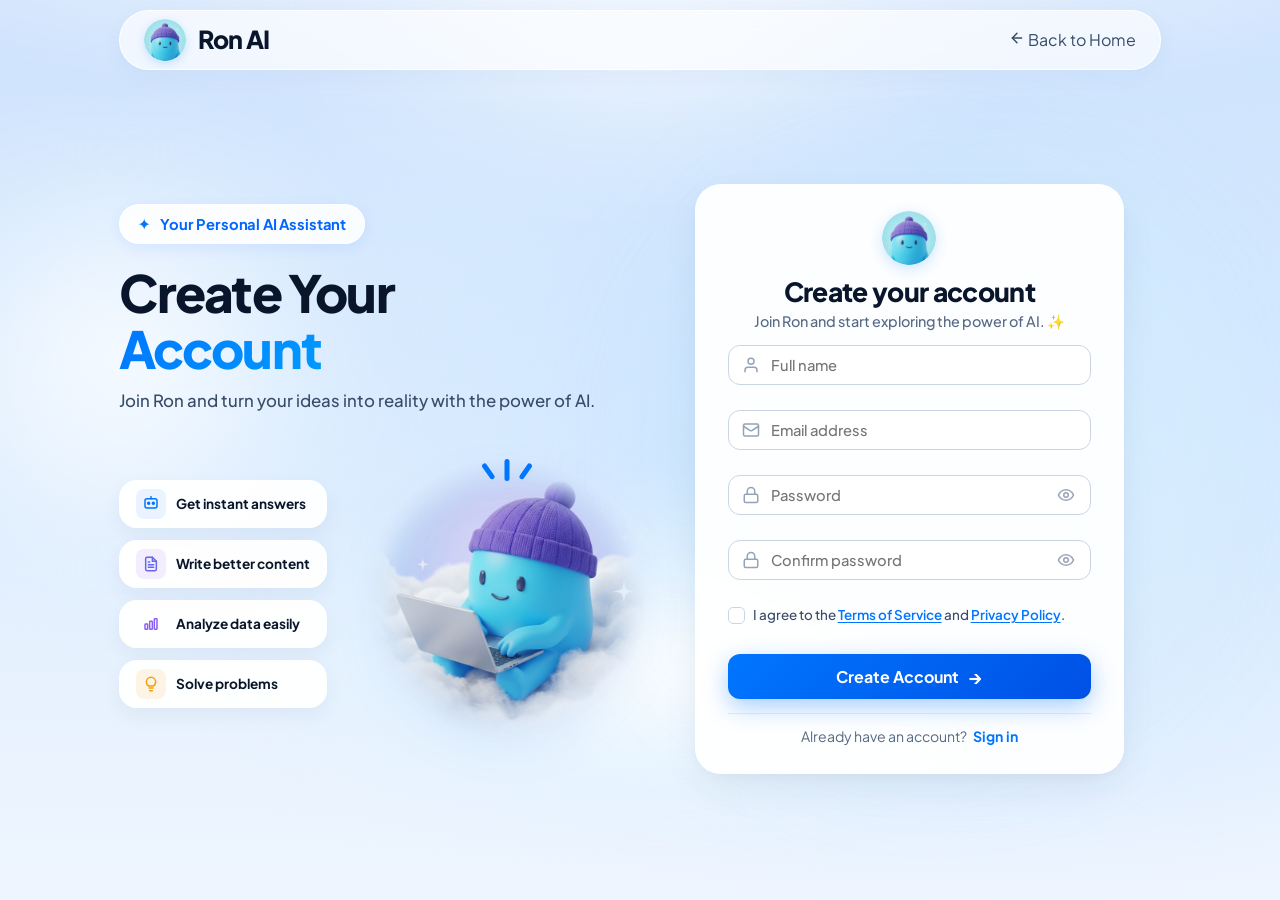
<file: pages/signup.html>
<!DOCTYPE html>
<html lang="en">
<head>
    <meta charset="UTF-8">
    <meta name="viewport" content="width=device-width, initial-scale=1.0">
    <title>Create Account — Ron AI</title>
    <meta name="description" content="Create your Ron AI account and start asking, learning, and creating with your personal AI companion.">
    <link rel="icon" type="image/png" href="../assets/images/ron-logo.png">
    
    <!-- Google Fonts: Plus Jakarta Sans -->
    <link rel="preconnect" href="https://fonts.googleapis.com">
    <link rel="preconnect" href="https://fonts.gstatic.com" crossorigin>
    <link href="https://fonts.googleapis.com/css2?family=Plus+Jakarta+Sans:wght@400;500;600;700;800;900&display=swap" rel="stylesheet">
    
    <!-- Stylesheets -->
    <link rel="stylesheet" href="../css/style.css">
    <link rel="stylesheet" href="../css/auth.css">
    <link rel="stylesheet" href="../css/responsive.css">
</head>
<body class="light-theme auth-page">
    <!-- Atmospheric Cloud Background -->
    <div class="bg-atmosphere" aria-hidden="true">
        <div class="sky-base-gradient"></div>
        <div class="cloud-layer cloud-crest-top"></div>
        <div class="cloud-layer cloud-puff-left"></div>
        <div class="cloud-layer cloud-puff-right"></div>
        <div class="cloud-layer cloud-hero-bank"></div>
        <div class="glow-orb hero-mascot-glow"></div>
        <div class="glow-orb top-nav-glow"></div>
    </div>

    <div class="page-wrapper auth-page-wrapper">
        <!-- Header / Navbar -->
                <!-- Clean Auth Header (No overlap, focused authentication experience) -->
        <header class="navbar auth-navbar">
            <div class="nav-container auth-nav-container">
                <a href="../index.html" class="brand" aria-label="Ron AI Home">
                    <div class="brand-avatar">
                        <img src="../assets/images/ron-logo.png" alt="Ron mascot" width="38" height="38">
                    </div>
                    <span class="brand-text">Ron AI</span>
                </a>

                <div class="auth-nav-actions">
                    <a href="../index.html" class="auth-back-link" aria-label="Back to Home">
                        <svg viewBox="0 0 24 24" width="16" height="16" fill="none" stroke="currentColor" stroke-width="2.2" stroke-linecap="round" stroke-linejoin="round" aria-hidden="true">
                            <line x1="19" y1="12" x2="5" y2="12"></line>
                            <polyline points="12 19 5 12 12 5"></polyline>
                        </svg>
                        <span>Back to Home</span>
                    </a>
                </div>
            </div>
        </header>

        <!-- Main Auth Layout Grid (Left Showcase + Right Signup Card) -->
        <main class="auth-main-container">
            <div class="auth-layout-grid">
                <!-- Left: Hero Showcase with Mascot & Capabilities List -->
                <div class="auth-left-showcase animate-fade-in">
                    <!-- Badge -->
                    <div class="hero-badge">
                        <span class="badge-sparkle">✦</span>
                        <span class="badge-text">Your Personal AI Assistant</span>
                    </div>

                    <!-- Heading -->
                    <h1 class="auth-hero-title">
                        <span class="title-line title-dark">Create Your</span>
                        <span class="title-line title-gradient">Account</span>
                    </h1>

                    <!-- Subtitle -->
                    <p class="auth-hero-desc">
                        Join Ron and turn your ideas into reality with the power of AI.
                    </p>

                    <!-- Mascot Stage with Capability Chips on Left -->
                    <div class="signup-visual-stage">
                        <!-- Left Vertical Features Column -->
                        <div class="signup-feature-pills">
                            <div class="feature-pill">
                                <span class="pill-icon bg-icon-blue">
                                    <svg viewBox="0 0 24 24" width="16" height="16" fill="none" stroke="#0076fe" stroke-width="2.2" stroke-linecap="round" stroke-linejoin="round">
                                        <rect x="3" y="4" width="18" height="14" rx="3" ry="3"></rect>
                                        <circle cx="8.5" cy="11" r="1.5" fill="#0076fe"></circle>
                                        <circle cx="15.5" cy="11" r="1.5" fill="#0076fe"></circle>
                                        <line x1="12" y1="1" x2="12" y2="4"></line>
                                    </svg>
                                </span>
                                <span class="pill-text">Get instant answers</span>
                            </div>

                            <div class="feature-pill">
                                <span class="pill-icon bg-icon-purple">
                                    <svg viewBox="0 0 24 24" width="16" height="16" fill="none" stroke="#6366f1" stroke-width="2.2" stroke-linecap="round" stroke-linejoin="round">
                                        <path d="M14 2H6a2 2 0 0 0-2 2v16a2 2 0 0 0 2 2h12a2 2 0 0 0 2-2V8z"></path>
                                        <polyline points="14 2 14 8 20 8"></polyline>
                                        <line x1="16" y1="13" x2="8" y2="13"></line>
                                        <line x1="16" y1="17" x2="8" y2="17"></line>
                                        <line x1="10" y1="9" x2="8" y2="9"></line>
                                    </svg>
                                </span>
                                <span class="pill-text">Write better content</span>
                            </div>

                            <div class="feature-pill">
                                <span class="pill-icon bg-icon-violet">
                                    <svg viewBox="0 0 24 24" width="16" height="16" fill="none" stroke="#8b5cf6" stroke-width="2.2" stroke-linecap="round" stroke-linejoin="round">
                                        <rect x="3" y="12" width="4" height="8" rx="1"></rect>
                                        <rect x="10" y="8" width="4" height="12" rx="1"></rect>
                                        <rect x="17" y="4" width="4" height="16" rx="1"></rect>
                                    </svg>
                                </span>
                                <span class="pill-text">Analyze data easily</span>
                            </div>

                            <div class="feature-pill">
                                <span class="pill-icon bg-icon-amber">
                                    <svg viewBox="0 0 24 24" width="16" height="16" fill="none" stroke="#f59e0b" stroke-width="2.2" stroke-linecap="round" stroke-linejoin="round">
                                        <path d="M9 18h6"></path>
                                        <path d="M10 22h4"></path>
                                        <path d="M12 2a7 7 0 0 0-7 7c0 2.6 1.4 4.8 3.5 6h7c2.1-1.2 3.5-3.4 3.5-6a7 7 0 0 0-7-7z"></path>
                                    </svg>
                                </span>
                                <span class="pill-text">Solve problems</span>
                            </div>
                        </div>

                        <!-- Mascot Character -->
                        <div class="signup-mascot-center">
                            <div class="joy-radiate joy-radiate-sm" aria-hidden="true">
                                <span class="joy-bar bar-left"></span>
                                <span class="joy-bar bar-center"></span>
                                <span class="joy-bar bar-right"></span>
                            </div>
                            <img src="../assets/images/ron-mascot.png" alt="Ron Mascot" class="signup-mascot-img" width="320" height="320">
                        </div>
                    </div>
                </div>

                <!-- Right: Signup Form Card -->
                <div class="auth-card-col animate-fade-in delay-1">
                    <div class="auth-card">
                        <!-- Top Avatar Icon -->
                        <div class="card-avatar-wrapper">
                            <div class="card-avatar">
                                <img src="../assets/images/ron-logo.png" alt="Ron mascot" width="56" height="56">
                            </div>
                        </div>

                        <!-- Card Header -->
                        <div class="auth-card-header text-center">
                            <h2 class="auth-title">Create your account</h2>
                            <p class="auth-subtitle">Join Ron and start exploring the power of AI. ✨</p>
                        </div>

                        <!-- Form Alert Banner -->
                        <div class="form-alert hidden" id="formAlert" role="alert" aria-live="polite">
                            <span class="alert-icon" id="alertIcon"></span>
                            <span class="alert-text" id="alertText"></span>
                        </div>

                        <!-- Signup Form -->
                        <form class="auth-form" id="signupForm" novalidate>
                            <!-- Full Name Field -->
                            <div class="form-group" id="group-fullName">
                                <div class="input-wrapper">
                                    <span class="input-icon" aria-hidden="true">
                                        <svg viewBox="0 0 24 24" width="18" height="18" fill="none" stroke="currentColor" stroke-width="2" stroke-linecap="round" stroke-linejoin="round">
                                            <path d="M20 21v-2a4 4 0 0 0-4-4H8a4 4 0 0 0-4 4v2"></path>
                                            <circle cx="12" cy="7" r="4"></circle>
                                        </svg>
                                    </span>
                                    <input 
                                        type="text" 
                                        id="fullName" 
                                        name="name" 
                                        class="form-input" 
                                        placeholder="Full name" 
                                        autocomplete="name"
                                        required
                                    >
                                </div>
                                <div class="inline-error" id="error-fullName" aria-live="polite"></div>
                            </div>

                            <!-- Email Address Field -->
                            <div class="form-group" id="group-email">
                                <div class="input-wrapper">
                                    <span class="input-icon" aria-hidden="true">
                                        <svg viewBox="0 0 24 24" width="18" height="18" fill="none" stroke="currentColor" stroke-width="2" stroke-linecap="round" stroke-linejoin="round">
                                            <rect width="20" height="16" x="2" y="4" rx="2"></rect>
                                            <path d="m22 7-8.97 5.7a1.94 1.94 0 0 1-2.06 0L2 7"></path>
                                        </svg>
                                    </span>
                                    <input 
                                        type="email" 
                                        id="email" 
                                        name="email" 
                                        class="form-input" 
                                        placeholder="Email address" 
                                        autocomplete="email"
                                        required
                                    >
                                </div>
                                <div class="inline-error" id="error-email" aria-live="polite"></div>
                            </div>

                            <!-- Password Field -->
                            <div class="form-group" id="group-password">
                                <div class="input-wrapper">
                                    <span class="input-icon" aria-hidden="true">
                                        <svg viewBox="0 0 24 24" width="18" height="18" fill="none" stroke="currentColor" stroke-width="2" stroke-linecap="round" stroke-linejoin="round">
                                            <rect width="18" height="11" x="3" y="11" rx="2" ry="2"></rect>
                                            <path d="M7 11V7a5 5 0 0 1 10 0v4"></path>
                                        </svg>
                                    </span>
                                    <input 
                                        type="password" 
                                        id="password" 
                                        name="password" 
                                        class="form-input" 
                                        placeholder="Password" 
                                        autocomplete="new-password"
                                        required
                                    >
                                    <button type="button" class="btn-toggle-pwd" data-target="password" aria-label="Toggle password visibility">
                                        <svg class="eye-open" viewBox="0 0 24 24" width="18" height="18" fill="none" stroke="currentColor" stroke-width="2" stroke-linecap="round" stroke-linejoin="round">
                                            <path d="M2 12s3-7 10-7 10 7 10 7-3 7-10 7-10-7-10-7Z"></path>
                                            <circle cx="12" cy="12" r="3"></circle>
                                        </svg>
                                        <svg class="eye-closed hidden" viewBox="0 0 24 24" width="18" height="18" fill="none" stroke="currentColor" stroke-width="2" stroke-linecap="round" stroke-linejoin="round">
                                            <path d="m15 18-.722-3.25"></path>
                                            <path d="M2 8a10.645 10.645 0 0 0 20 0"></path>
                                            <path d="m20 15-1.726-2.05"></path>
                                            <path d="m4 15 1.726-2.05"></path>
                                            <path d="m9 18 .722-3.25"></path>
                                        </svg>
                                    </button>
                                </div>
                                <div class="inline-error" id="error-password" aria-live="polite"></div>
                            </div>

                            <!-- Confirm Password Field -->
                            <div class="form-group" id="group-confirmPassword">
                                <div class="input-wrapper">
                                    <span class="input-icon" aria-hidden="true">
                                        <svg viewBox="0 0 24 24" width="18" height="18" fill="none" stroke="currentColor" stroke-width="2" stroke-linecap="round" stroke-linejoin="round">
                                            <rect width="18" height="11" x="3" y="11" rx="2" ry="2"></rect>
                                            <path d="M7 11V7a5 5 0 0 1 10 0v4"></path>
                                        </svg>
                                    </span>
                                    <input 
                                        type="password" 
                                        id="confirmPassword" 
                                        name="confirmPassword" 
                                        class="form-input" 
                                        placeholder="Confirm password" 
                                        autocomplete="new-password"
                                        required
                                    >
                                    <button type="button" class="btn-toggle-pwd" data-target="confirmPassword" aria-label="Toggle password visibility">
                                        <svg class="eye-open" viewBox="0 0 24 24" width="18" height="18" fill="none" stroke="currentColor" stroke-width="2" stroke-linecap="round" stroke-linejoin="round">
                                            <path d="M2 12s3-7 10-7 10 7 10 7-3 7-10 7-10-7-10-7Z"></path>
                                            <circle cx="12" cy="12" r="3"></circle>
                                        </svg>
                                        <svg class="eye-closed hidden" viewBox="0 0 24 24" width="18" height="18" fill="none" stroke="currentColor" stroke-width="2" stroke-linecap="round" stroke-linejoin="round">
                                            <path d="m15 18-.722-3.25"></path>
                                            <path d="M2 8a10.645 10.645 0 0 0 20 0"></path>
                                            <path d="m20 15-1.726-2.05"></path>
                                            <path d="m4 15 1.726-2.05"></path>
                                            <path d="m9 18 .722-3.25"></path>
                                        </svg>
                                    </button>
                                </div>
                                <div class="inline-error" id="error-confirmPassword" aria-live="polite"></div>
                            </div>

                            <!-- Terms & Conditions Checkbox -->
                            <div class="form-group terms-group" id="group-terms">
                                <label class="checkbox-container">
                                    <input type="checkbox" id="termsAgree" name="terms">
                                    <span class="custom-checkbox" aria-hidden="true">
                                        <svg viewBox="0 0 16 16" width="12" height="12" fill="none">
                                            <path d="M3.5 8.5L6.5 11.5L12.5 4.5" stroke="white" stroke-width="2.2" stroke-linecap="round" stroke-linejoin="round"/>
                                        </svg>
                                    </span>
                                    <span class="checkbox-label">
                                        I agree to the <a href="#" class="auth-inline-link">Terms of Service</a> and <a href="#" class="auth-inline-link">Privacy Policy</a>.
                                    </span>
                                </label>
                                <div class="inline-error" id="error-terms" aria-live="polite"></div>
                            </div>

                            <!-- Submit Button -->
                            <button type="submit" class="btn btn-primary btn-auth-submit" id="submitBtn">
                                <span class="btn-text">Create Account</span>
                                <span class="btn-arrow" aria-hidden="true">&rarr;</span>
                                <span class="spinner hidden" id="btnSpinner" aria-hidden="true"></span>
                            </button>
                        </form>

                        <!-- Card Footer -->
                        <div class="auth-card-footer">
                            <p class="footer-text">
                                Already have an account? 
                                <a href="login.html" class="auth-link-bold">Sign in</a>
                            </p>
                        </div>
                    </div>
                </div>
            </div>
        </main>
    </div>

    <!-- Scripts -->
    <script src="../js/main.js"></script>
    <script src="../js/auth.js"></script>
</body>
</html>
</file>
<file: css/style.css>
/* ==========================================================================
   Ron AI — Premium Landing Page Styles (Reference-Faithful Polish)
   ========================================================================== */

/* --- CSS Variables & Design Tokens --- */
:root {
    /* Brand Colors */
    --primary-blue: #0076fe;
    --primary-blue-hover: #0060d4;
    --primary-gradient: linear-gradient(135deg, #0076fe 0%, #0050e6 100%);
    --primary-glow: rgba(0, 118, 254, 0.35);
    
    /* Text Colors */
    --text-navy-bold: #09152b;
    --text-navy-sub: #384b69;
    --text-navy-muted: #566985;
    --text-white: #ffffff;
    
    /* Background & Sky Tones */
    --sky-gradient-top: #cde2fd;
    --sky-gradient-mid: #ddedfe;
    --sky-gradient-bottom: #eef5fe;
    
    /* Glass Surfaces */
    --nav-bg-glass: rgba(255, 255, 255, 0.68);
    --nav-border: rgba(255, 255, 255, 0.95);
    --nav-shadow: 0 6px 24px rgba(0, 45, 115, 0.04);
    
    --card-bg-glass: rgba(255, 255, 255, 0.94);
    --card-border: rgba(255, 255, 255, 0.95);
    --card-shadow: 0 14px 34px -4px rgba(10, 35, 75, 0.06), 0 2px 8px rgba(10, 35, 75, 0.02);
    --card-shadow-hover: 0 20px 44px -4px rgba(0, 75, 180, 0.12), 0 6px 14px rgba(0, 75, 180, 0.04);

    /* Badge & Chip Accents */
    --badge-bg: rgba(255, 255, 255, 0.88);
    --badge-border: rgba(255, 255, 255, 0.98);
    --badge-text: #0066fe;
    --badge-shadow: 0 4px 14px rgba(0, 102, 254, 0.08);

    /* Feature Icon Containers */
    --icon-blue-bg: #eaf3ff;
    --icon-purple-bg: #f4ecff;
    --icon-green-bg: #e6f9f0;
    --icon-amber-bg: #fef4e6;

    /* Spacing & Radii */
    --radius-pill: 9999px;
    --radius-card: 24px;
    --radius-chip: 18px;
    --radius-icon: 16px;
    
    /* Typography & Transitions */
    --font-sans: 'Plus Jakarta Sans', system-ui, -apple-system, BlinkMacSystemFont, 'Segoe UI', Roboto, sans-serif;
    --transition-smooth: all 0.28s cubic-bezier(0.16, 1, 0.3, 1);
    --transition-spring: all 0.38s cubic-bezier(0.34, 1.56, 0.64, 1);
}

/* Dark Theme Variables */
body.dark-theme {
    --sky-gradient-top: #080e1e;
    --sky-gradient-mid: #0c162e;
    --sky-gradient-bottom: #070c18;
    --text-navy-bold: #f8fafc;
    --text-navy-sub: #94a3b8;
    --text-navy-muted: #64748b;
    --nav-bg-glass: rgba(18, 29, 58, 0.75);
    --nav-border: rgba(255, 255, 255, 0.12);
    --card-bg-glass: rgba(18, 29, 58, 0.88);
    --card-border: rgba(255, 255, 255, 0.1);
    --card-shadow: 0 16px 36px rgba(0, 0, 0, 0.4);
    --badge-bg: rgba(255, 255, 255, 0.08);
    --badge-border: rgba(255, 255, 255, 0.15);
    --badge-text: #60a5fa;
    --icon-blue-bg: rgba(0, 118, 254, 0.2);
    --icon-purple-bg: rgba(124, 58, 237, 0.2);
    --icon-green-bg: rgba(16, 185, 129, 0.2);
    --icon-amber-bg: rgba(245, 158, 11, 0.2);
}

/* --- Global Reset & Base Setup --- */
*, *::before, *::after {
    margin: 0;
    padding: 0;
    box-sizing: border-box;
}

html {
    scroll-behavior: smooth;
    font-size: 16px;
    -webkit-font-smoothing: antialiased;
    -moz-osx-font-smoothing: grayscale;
}

body {
    font-family: var(--font-sans);
    background: linear-gradient(180deg, var(--sky-gradient-top) 0%, var(--sky-gradient-mid) 40%, var(--sky-gradient-bottom) 100%);
    color: var(--text-navy-sub);
    min-height: 100vh;
    overflow-x: hidden;
    position: relative;
    line-height: 1.5;
    transition: background 0.35s ease, color 0.35s ease;
}

a {
    color: inherit;
    text-decoration: none;
}

button {
    font-family: inherit;
    cursor: pointer;
    border: none;
    background: none;
}

/* --- Atmospheric Cloud Background & 3D Lighting --- */
.bg-atmosphere {
    position: absolute;
    top: 0;
    left: 0;
    width: 100%;
    height: 100%;
    pointer-events: none;
    z-index: 0;
    overflow: hidden;
}

.sky-base-gradient {
    position: absolute;
    top: 0;
    left: 0;
    width: 100%;
    height: 100%;
    background: radial-gradient(ellipse 90% 70% at 75% 45%, rgba(190, 222, 255, 0.6) 0%, rgba(205, 230, 255, 0.3) 50%, transparent 80%);
}

.cloud-layer {
    position: absolute;
    pointer-events: none;
}

.cloud-crest-top {
    top: -80px;
    left: -5%;
    width: 110%;
    height: 300px;
    background: radial-gradient(ellipse 70% 180px at 50% 0%, rgba(255, 255, 255, 0.9) 0%, rgba(255, 255, 255, 0.35) 60%, transparent 100%);
    filter: blur(25px);
}

.cloud-puff-left {
    top: 15%;
    left: -10%;
    width: 500px;
    height: 450px;
    background: radial-gradient(circle at center, rgba(255, 255, 255, 0.8) 0%, rgba(225, 240, 255, 0.3) 60%, transparent 80%);
    filter: blur(35px);
}

.cloud-puff-right {
    top: 18%;
    right: -5%;
    width: 700px;
    height: 600px;
    background: radial-gradient(circle at center, rgba(255, 255, 255, 0.85) 0%, rgba(215, 238, 255, 0.4) 55%, transparent 80%);
    filter: blur(45px);
}

.cloud-hero-bank {
    bottom: 80px;
    left: 20%;
    width: 850px;
    height: 320px;
    background: radial-gradient(ellipse at center, rgba(255, 255, 255, 0.95) 0%, rgba(230, 245, 255, 0.6) 50%, transparent 80%);
    filter: blur(28px);
}

.glow-orb {
    position: absolute;
    border-radius: 50%;
    filter: blur(65px);
    pointer-events: none;
}

.hero-mascot-glow {
    top: 160px;
    right: 60px;
    width: 580px;
    height: 580px;
    background: radial-gradient(circle, rgba(0, 130, 255, 0.18) 0%, rgba(180, 225, 255, 0.3) 50%, transparent 75%);
}

.top-nav-glow {
    top: -40px;
    left: 50%;
    transform: translateX(-50%);
    width: 700px;
    height: 180px;
    background: radial-gradient(ellipse at center, rgba(255, 255, 255, 0.9) 0%, transparent 70%);
}

/* --- Page Wrapper --- */
.page-wrapper {
    position: relative;
    z-index: 1;
    max-width: 1280px;
    margin: 0 auto;
    padding: 12px 36px 30px;
    display: flex;
    flex-direction: column;
    min-height: 100vh;
}

/* --- 1. NAVBAR --- */
.navbar {
    position: sticky;
    top: 10px;
    z-index: 100;
    margin-bottom: 12px;
}

.nav-container {
    display: flex;
    align-items: center;
    justify-content: space-between;
    background: var(--nav-bg-glass);
    backdrop-filter: blur(24px);
    -webkit-backdrop-filter: blur(24px);
    border: 1px solid var(--nav-border);
    border-radius: var(--radius-pill);
    padding: 10px 28px;
    box-shadow: var(--nav-shadow);
    transition: var(--transition-smooth);
}

/* Brand */
.brand {
    display: flex;
    align-items: center;
    gap: 12px;
}

.brand-avatar {
    width: 42px;
    height: 42px;
    border-radius: 50%;
    overflow: hidden;
    background: #dbeafe;
    box-shadow: 0 3px 10px rgba(0, 118, 254, 0.18);
    display: flex;
    align-items: center;
    justify-content: center;
    transition: var(--transition-spring);
}

.brand-avatar img {
    width: 100%;
    height: 100%;
    object-fit: cover;
}

.brand:hover .brand-avatar {
    transform: scale(1.1) rotate(5deg);
}

.brand-text {
    font-size: 1.55rem;
    font-weight: 800;
    color: var(--text-navy-bold);
    letter-spacing: -0.03em;
}

/* Nav Menu */
.nav-menu {
    display: flex;
    align-items: center;
}

.nav-list {
    display: flex;
    align-items: center;
    list-style: none;
    gap: 44px;
}

.nav-link {
    position: relative;
    font-size: 1rem;
    font-weight: 600;
    color: #3b4d66;
    padding: 6px 0;
    transition: var(--transition-smooth);
}

body.dark-theme .nav-link {
    color: #cbd5e1;
}

.nav-link:hover {
    color: var(--primary-blue);
}

.nav-link.active {
    color: var(--primary-blue);
    font-weight: 700;
}

.active-indicator {
    position: absolute;
    bottom: -3px;
    left: 8%;
    width: 84%;
    height: 2.8px;
    background: var(--primary-blue);
    border-radius: 4px;
}

/* Nav Actions */
.nav-actions {
    display: flex;
    align-items: center;
    gap: 16px;
}

.theme-toggle-btn {
    display: flex;
    align-items: center;
    justify-content: center;
    width: 42px;
    height: 42px;
    border-radius: 50%;
    color: #334155;
    background: rgba(255, 255, 255, 0.75);
    border: 1px solid rgba(255, 255, 255, 0.95);
    box-shadow: 0 2px 8px rgba(0, 40, 100, 0.04);
    transition: var(--transition-smooth);
}

body.dark-theme .theme-toggle-btn {
    background: rgba(255, 255, 255, 0.08);
    border-color: rgba(255, 255, 255, 0.15);
    color: #f1f5f9;
}

.theme-toggle-btn:hover {
    background: #ffffff;
    color: var(--primary-blue);
    transform: rotate(30deg) scale(1.08);
    box-shadow: 0 4px 14px rgba(0, 118, 254, 0.2);
}

.moon-icon {
    display: none;
}

body.dark-theme .sun-icon {
    display: none;
}

body.dark-theme .moon-icon {
    display: block;
}

/* Primary Button */
.btn {
    display: inline-flex;
    align-items: center;
    justify-content: center;
    gap: 9px;
    font-weight: 700;
    text-align: center;
    border-radius: var(--radius-pill);
    transition: var(--transition-smooth);
}

.btn-primary {
    background: var(--primary-gradient);
    color: var(--text-white);
    box-shadow: 0 8px 24px var(--primary-glow);
}

.btn-primary:hover {
    background: linear-gradient(135deg, #0582ff 0%, #0060f0 100%);
    box-shadow: 0 12px 30px rgba(0, 118, 254, 0.45);
    transform: translateY(-2px);
}

.btn-primary:active {
    transform: translateY(1px);
}

.btn-arrow {
    display: inline-block;
    transition: transform 0.25s ease;
    font-size: 1.15em;
    line-height: 1;
}

.btn:hover .btn-arrow {
    transform: translateX(4px);
}

.nav-cta {
    padding: 11px 24px;
    font-size: 0.95rem;
}

.mobile-toggle-btn {
    display: none;
    flex-direction: column;
    justify-content: space-around;
    width: 34px;
    height: 34px;
    padding: 4px;
}

.mobile-toggle-btn .bar {
    width: 100%;
    height: 2.5px;
    background: var(--text-navy-bold);
    border-radius: 4px;
    transition: var(--transition-smooth);
}

/* --- 2. HERO SECTION --- */
.hero-section {
    padding: 8px 0 20px;
    display: flex;
    align-items: center;
}

.hero-container {
    display: grid;
    grid-template-columns: 1fr 1.12fr;
    gap: 20px;
    align-items: center;
    width: 100%;
}

/* Hero Text Column */
.hero-text-col {
    display: flex;
    flex-direction: column;
    align-items: flex-start;
    max-width: 580px;
    z-index: 2;
}

/* Small Badge */
.hero-badge {
    display: inline-flex;
    align-items: center;
    gap: 9px;
    background: var(--badge-bg);
    backdrop-filter: blur(14px);
    -webkit-backdrop-filter: blur(14px);
    border: 1px solid var(--badge-border);
    padding: 7px 18px;
    border-radius: var(--radius-pill);
    box-shadow: var(--badge-shadow);
    margin-bottom: 20px;
}

.badge-sparkle {
    color: var(--primary-blue);
    font-size: 1rem;
}

.badge-text {
    font-size: 0.92rem;
    font-weight: 700;
    color: var(--badge-text);
    letter-spacing: -0.01em;
}

/* Hero Heading */
.hero-title {
    font-size: 4rem;
    font-weight: 800;
    line-height: 1.08;
    letter-spacing: -0.035em;
    margin-bottom: 18px;
}

.title-line {
    display: block;
}

.title-dark {
    color: var(--text-navy-bold);
}

.title-gradient {
    color: var(--primary-blue);
    background: linear-gradient(135deg, #0076fe 0%, #00a4fe 100%);
    -webkit-background-clip: text;
    -webkit-text-fill-color: transparent;
}

/* Hero Description */
.hero-description {
    font-size: 1.12rem;
    color: var(--text-navy-sub);
    line-height: 1.6;
    margin-bottom: 28px;
    max-width: 520px;
    font-weight: 500;
}

/* Hero CTA */
.hero-cta-wrapper {
    margin-bottom: 26px;
}

.btn-hero {
    padding: 15px 36px;
    font-size: 1.1rem;
    box-shadow: 0 10px 32px rgba(0, 118, 254, 0.4);
}

/* Value Props / Trust list */
.hero-trust-list {
    display: flex;
    flex-wrap: wrap;
    align-items: center;
    gap: 24px;
}

.trust-item {
    display: flex;
    align-items: center;
    gap: 9px;
}

.check-badge {
    display: flex;
    align-items: center;
    justify-content: center;
}

.trust-text {
    font-size: 0.94rem;
    font-weight: 600;
    color: #2b3b54;
    letter-spacing: -0.01em;
}

body.dark-theme .trust-text {
    color: #94a3b8;
}

/* --- 3. HERO VISUAL & MASCOT STAGE --- */
.hero-visual-col {
    position: relative;
    display: flex;
    justify-content: center;
    align-items: center;
    z-index: 1;
}

.mascot-stage {
    position: relative;
    width: 100%;
    max-width: 620px;
    height: 490px;
    display: flex;
    justify-content: center;
    align-items: center;
}

/* Mascot Wrapper & Image */
.mascot-wrapper {
    position: relative;
    z-index: 10;
    width: 520px;
    height: 520px;
    display: flex;
    justify-content: center;
    align-items: center;
    animation: gentleFloat 6s ease-in-out infinite alternate;
}

.mascot-image {
    width: 100%;
    height: 100%;
    object-fit: contain;
    filter: drop-shadow(0 15px 30px rgba(0, 60, 160, 0.12));
}

/* Cloud Mounds Underneath */
.mascot-cloud-underlay {
    position: absolute;
    bottom: -10px;
    width: 110%;
    height: 160px;
    z-index: 8;
    pointer-events: none;
}

.cloud-mound {
    position: absolute;
    background: radial-gradient(ellipse at center, rgba(255, 255, 255, 0.98) 0%, rgba(235, 245, 255, 0.85) 55%, rgba(255, 255, 255, 0) 85%);
    border-radius: 50%;
    filter: blur(16px);
}

.mound-1 {
    bottom: -20px;
    left: 2%;
    width: 320px;
    height: 160px;
}

.mound-2 {
    bottom: -30px;
    left: 30%;
    width: 360px;
    height: 180px;
}

.mound-3 {
    bottom: -25px;
    right: 0%;
    width: 280px;
    height: 150px;
}

/* Joy Radiate Dashes Above Ron */
.joy-radiate {
    position: absolute;
    top: 36px;
    left: 50%;
    transform: translateX(-50%);
    display: flex;
    gap: 16px;
    z-index: 12;
    pointer-events: none;
}

.joy-bar {
    display: block;
    width: 5px;
    height: 18px;
    background: #0076fe;
    border-radius: 4px;
}

.bar-left {
    transform: rotate(-35deg) translateY(4px);
}

.bar-center {
    transform: translateY(0);
    height: 22px;
}

.bar-right {
    transform: rotate(35deg) translateY(4px);
}

/* Paper Plane decoration */
.deco-paper-plane {
    position: absolute;
    top: -15px;
    right: 25px;
    z-index: 15;
    animation: planeGlide 5s ease-in-out infinite alternate;
}

.plane-trail {
    position: absolute;
    top: 20px;
    right: 32px;
    width: 120px;
    height: 60px;
    pointer-events: none;
}

.plane-svg {
    filter: drop-shadow(0 8px 16px rgba(37, 99, 235, 0.25));
}

/* Sparkles */
.deco-sparkle {
    position: absolute;
    color: #60a5fa;
    font-size: 1.5rem;
    pointer-events: none;
    z-index: 14;
    animation: sparkleTwinkle 3.5s ease-in-out infinite alternate;
}

.sparkle-1 {
    top: 75px;
    right: 135px;
    font-size: 1.9rem;
    color: #2563eb;
    animation-delay: 0.3s;
}

.sparkle-2 {
    top: 150px;
    right: 155px;
    font-size: 1.35rem;
    color: #93c5fd;
    animation-delay: 1.2s;
}

.sparkle-3 {
    top: 135px;
    left: 45px;
    font-size: 1.25rem;
    color: #60a5fa;
    animation-delay: 0.7s;
}

/* --- 3. FLOATING CAPABILITY CHIPS --- */
.floating-chip {
    position: absolute;
    display: flex;
    align-items: center;
    gap: 14px;
    background: var(--card-bg-glass);
    backdrop-filter: blur(20px);
    -webkit-backdrop-filter: blur(20px);
    border: 1px solid var(--card-border);
    padding: 12px 22px;
    border-radius: var(--radius-chip);
    box-shadow: 0 14px 32px -4px rgba(10, 35, 75, 0.09), 0 4px 10px rgba(10, 35, 75, 0.04);
    z-index: 20;
    cursor: default;
    transition: var(--transition-smooth);
}

body.dark-theme .floating-chip {
    background: rgba(18, 29, 58, 0.88);
    border-color: rgba(255, 255, 255, 0.15);
    box-shadow: 0 14px 32px rgba(0, 0, 0, 0.45);
}

.floating-chip:hover {
    transform: translateY(-5px) scale(1.04);
    box-shadow: 0 18px 38px rgba(0, 118, 254, 0.18);
    background: rgba(255, 255, 255, 0.98);
}

.chip-icon-box {
    display: flex;
    align-items: center;
    justify-content: center;
    width: 40px;
    height: 40px;
    border-radius: 12px;
}

.chip-icon-blue {
    background: var(--icon-blue-bg);
}

.chip-icon-purple {
    background: var(--icon-purple-bg);
}

.chip-icon-violet {
    background: #f4ecff;
}

.chip-icon-amber {
    background: var(--icon-amber-bg);
}

.chip-label {
    display: flex;
    flex-direction: column;
}

.chip-title {
    font-size: 0.94rem;
    font-weight: 700;
    color: var(--text-navy-bold);
    line-height: 1.25;
}

.chip-sub {
    font-size: 0.94rem;
    font-weight: 700;
    color: var(--text-navy-bold);
    line-height: 1.25;
}

/* Placements matching reference */
.chip-ask {
    top: 35px;
    left: 90px;
    animation: chipFloatA 5s ease-in-out infinite alternate;
}

.chip-write {
    top: 55px;
    right: 25px;
    animation: chipFloatB 5.5s ease-in-out infinite alternate;
}

.chip-analyze {
    top: 230px;
    left: -10px;
    animation: chipFloatC 6s ease-in-out infinite alternate;
}

.chip-solve {
    top: 205px;
    right: -20px;
    animation: chipFloatA 6.5s ease-in-out infinite alternate;
}

/* --- 4. LOWER FEATURE CARDS --- */
.features-section {
    padding: 10px 0 6px;
    margin-top: auto;
    z-index: 5;
}

.features-container {
    width: 100%;
}

.features-grid {
    display: grid;
    grid-template-columns: repeat(4, 1fr);
    gap: 20px;
}

.feature-card {
    background: var(--card-bg-glass);
    backdrop-filter: blur(20px);
    -webkit-backdrop-filter: blur(20px);
    border: 1px solid var(--card-border);
    border-radius: var(--radius-card);
    padding: 24px 22px;
    box-shadow: var(--card-shadow);
    display: flex;
    flex-direction: column;
    align-items: flex-start;
    transition: var(--transition-smooth);
    position: relative;
    overflow: hidden;
}

.feature-card:hover {
    transform: translateY(-5px);
    box-shadow: var(--card-shadow-hover);
    border-color: rgba(255, 255, 255, 1);
    background: rgba(255, 255, 255, 0.98);
}

body.dark-theme .feature-card:hover {
    background: rgba(24, 38, 72, 0.94);
    border-color: rgba(255, 255, 255, 0.2);
}

.feature-icon-wrapper {
    display: flex;
    align-items: center;
    justify-content: center;
    width: 48px;
    height: 48px;
    border-radius: var(--radius-icon);
    margin-bottom: 16px;
    transition: var(--transition-spring);
}

.feature-card:hover .feature-icon-wrapper {
    transform: scale(1.1) rotate(4deg);
}

.bg-icon-blue {
    background: var(--icon-blue-bg);
}

.bg-icon-purple {
    background: var(--icon-purple-bg);
}

.bg-icon-green {
    background: var(--icon-green-bg);
}

.bg-icon-amber {
    background: var(--icon-amber-bg);
}

.feature-card-title {
    font-size: 1.2rem;
    font-weight: 800;
    color: var(--text-navy-bold);
    margin-bottom: 6px;
    letter-spacing: -0.02em;
}

.feature-card-desc {
    font-size: 0.92rem;
    color: var(--text-navy-muted);
    line-height: 1.5;
    font-weight: 500;
}

/* --- Keyframe Animations --- */
@keyframes gentleFloat {
    0% { transform: translateY(0px); }
    100% { transform: translateY(-10px); }
}

@keyframes chipFloatA {
    0% { transform: translateY(0px) rotate(0deg); }
    100% { transform: translateY(-8px) rotate(-0.5deg); }
}

@keyframes chipFloatB {
    0% { transform: translateY(0px) rotate(0deg); }
    100% { transform: translateY(-7px) rotate(0.5deg); }
}

@keyframes chipFloatC {
    0% { transform: translateY(0px) rotate(0deg); }
    100% { transform: translateY(-9px) rotate(-0.5deg); }
}

@keyframes planeGlide {
    0% { transform: translate(0px, 0px); }
    100% { transform: translate(7px, -7px); }
}

@keyframes sparkleTwinkle {
    0% { transform: scale(0.85); opacity: 0.5; }
    100% { transform: scale(1.2); opacity: 1; filter: drop-shadow(0 0 8px rgba(0, 118, 254, 0.7)); }
}

/* Entrance Animations */
.animate-fade-in {
    opacity: 0;
    transform: translateY(16px);
    animation: fadeInUp 0.65s cubic-bezier(0.16, 1, 0.3, 1) forwards;
}

.delay-1 { animation-delay: 0.1s; }
.delay-2 { animation-delay: 0.2s; }
.delay-3 { animation-delay: 0.3s; }
.delay-4 { animation-delay: 0.4s; }

@keyframes fadeInUp {
    to {
        opacity: 1;
        transform: translateY(0);
    }
}
</file>
<file: css/responsive.css>
/* ==========================================================================
   Ron AI — Responsive Styles
   ========================================================================== */

/* --- Laptop & Medium Screens (max-width: 1180px) --- */
@media (max-width: 1180px) {
    .page-wrapper {
        padding: 12px 24px 28px;
    }

    .hero-title {
        font-size: 3.4rem;
    }

    .mascot-stage {
        max-width: 520px;
        height: 460px;
    }

    .mascot-wrapper {
        width: 440px;
        height: 440px;
    }

    .chip-ask {
        top: 30px;
        left: 40px;
    }

    .chip-write {
        top: 45px;
        right: 15px;
    }

    .chip-analyze {
        top: 220px;
        left: -15px;
    }

    .chip-solve {
        top: 200px;
        right: -15px;
    }

    .features-grid {
        grid-template-columns: repeat(2, 1fr);
        gap: 18px;
    }
}

/* --- Tablets (max-width: 920px) --- */
@media (max-width: 920px) {
    .hero-container {
        grid-template-columns: 1fr;
        gap: 40px;
        text-align: center;
    }

    .hero-text-col {
        align-items: center;
        max-width: 100%;
        margin: 0 auto;
    }

    .hero-title {
        font-size: 3.1rem;
    }

    .hero-description {
        margin-left: auto;
        margin-right: auto;
    }

    .hero-trust-list {
        justify-content: center;
    }

    .mascot-stage {
        margin: 0 auto;
        max-width: 520px;
    }

    /* Mobile Navbar Hamburger */
    .mobile-toggle-btn {
        display: flex;
    }

    .nav-menu {
        position: absolute;
        top: calc(100% + 12px);
        left: 0;
        right: 0;
        background: rgba(255, 255, 255, 0.96);
        backdrop-filter: blur(24px);
        -webkit-backdrop-filter: blur(24px);
        border: 1px solid rgba(255, 255, 255, 0.95);
        border-radius: 20px;
        padding: 22px;
        box-shadow: 0 16px 36px rgba(12, 35, 75, 0.12);
        opacity: 0;
        visibility: hidden;
        transform: translateY(-10px);
        transition: var(--transition-smooth);
    }

    body.dark-theme .nav-menu {
        background: rgba(18, 29, 58, 0.96);
        border-color: rgba(255, 255, 255, 0.15);
    }

    .nav-menu.open {
        opacity: 1;
        visibility: visible;
        transform: translateY(0);
    }

    .nav-list {
        flex-direction: column;
        gap: 18px;
        width: 100%;
    }

    .nav-link {
        display: block;
        padding: 8px 16px;
        font-size: 1.05rem;
    }

    .active-indicator {
        left: 16px;
        width: 36px;
        bottom: 2px;
    }
}

/* --- Mobile Phones (max-width: 600px) --- */
@media (max-width: 600px) {
    .page-wrapper {
        padding: 8px 16px 24px;
    }

    .navbar {
        top: 8px;
    }

    .nav-container {
        padding: 8px 16px;
    }

    .nav-cta {
        padding: 8px 16px;
        font-size: 0.88rem;
    }

    .hero-section {
        padding: 12px 0 24px;
    }

    .hero-title {
        font-size: 2.35rem;
    }

    .hero-badge {
        padding: 6px 14px;
        margin-bottom: 16px;
    }

    .badge-text {
        font-size: 0.82rem;
    }

    .hero-description {
        font-size: 1rem;
        margin-bottom: 24px;
    }

    .btn-hero {
        width: 100%;
        padding: 14px 28px;
        font-size: 1.02rem;
    }

    .hero-trust-list {
        flex-direction: column;
        gap: 10px;
        align-items: center;
    }

    /* Mobile Mascot & Chips */
    .mascot-stage {
        height: 400px;
        max-width: 100%;
    }

    .mascot-wrapper {
        width: 320px;
        height: 320px;
    }

    .floating-chip {
        padding: 8px 14px;
        border-radius: 14px;
        gap: 8px;
    }

    .chip-icon-box {
        width: 32px;
        height: 32px;
    }

    .chip-icon-box svg {
        width: 18px;
        height: 18px;
    }

    .chip-title, .chip-sub {
        font-size: 0.8rem;
    }

    .chip-ask {
        top: 15px;
        left: 15px;
    }

    .chip-write {
        top: 25px;
        right: 10px;
    }

    .chip-analyze {
        top: 195px;
        left: 0px;
    }

    .chip-solve {
        top: 185px;
        right: 0px;
    }

    .deco-paper-plane {
        top: -10px;
        right: 15px;
    }

    .plane-svg {
        width: 34px;
        height: 34px;
    }

    /* Single Column Features on Mobile */
    .features-grid {
        grid-template-columns: 1fr;
        gap: 16px;
    }

    .feature-card {
        padding: 24px 20px;
    }
}

/* --- Accessibility: Reduced Motion --- */
@media (prefers-reduced-motion: reduce) {
    *, ::before, ::after {
        animation-duration: 0.01ms !important;
        animation-iteration-count: 1 !important;
        transition-duration: 0.01ms !important;
        scroll-behavior: auto !important;
    }
}
</file>
<file: css/chat.css>
/**
 * Ron AI — Chat UI Stylesheet (Slice 4.1 Polish)
 * Matches reference: sky-blue & cloud styling, clean sidebar, premium message bubbles
 */

:root {
  --primary-blue: #0076fe;
  --primary-blue-hover: #0060d4;
  --primary-gradient: linear-gradient(135deg, #0076fe 0%, #0050e6 100%);
  --primary-glow: rgba(0, 118, 254, 0.3);

  --text-navy-bold: #09152b;
  --text-navy-sub: #384b69;
  --text-navy-muted: #64748b;
  --text-white: #ffffff;

  --sky-gradient-top: #cde2fd;
  --sky-gradient-mid: #ddedfe;
  --sky-gradient-bottom: #eef5fe;

  --sidebar-width: 275px;
  --header-height: 64px;

  --radius-pill: 9999px;
  --radius-card: 22px;
  --radius-bubble: 20px;
  --radius-sm: 10px;

  --font-sans: 'Plus Jakarta Sans', system-ui, -apple-system, sans-serif;
  --transition: 0.22s cubic-bezier(0.16, 1, 0.3, 1);
}

*, *::before, *::after {
  box-sizing: border-box;
  margin: 0;
  padding: 0;
}

html, body {
  height: 100%;
  overflow: hidden;
  font-family: var(--font-sans);
  background: linear-gradient(180deg, var(--sky-gradient-top) 0%, var(--sky-gradient-mid) 40%, var(--sky-gradient-bottom) 100%);
  color: var(--text-navy-sub);
}

button {
  font-family: inherit;
  cursor: pointer;
  border: none;
  background: none;
  outline: none;
}

textarea, input {
  font-family: inherit;
}

/* ============================================================
   SHELL LAYOUT
   ============================================================ */
.chat-shell {
  display: flex;
  height: 100vh;
  width: 100%;
  overflow: hidden;
  position: relative;
}

/* ============================================================
   SIDEBAR
   ============================================================ */
.chat-sidebar {
  width: var(--sidebar-width);
  height: 100%;
  background: rgba(255, 255, 255, 0.92);
  backdrop-filter: blur(28px);
  -webkit-backdrop-filter: blur(28px);
  border-right: 1px solid rgba(0, 118, 254, 0.12);
  display: flex;
  flex-direction: column;
  flex-shrink: 0;
  z-index: 50;
  transition: width 0.28s cubic-bezier(0.16, 1, 0.3, 1), opacity 0.2s ease, visibility 0.28s;
  box-shadow: 2px 0 20px rgba(0, 45, 115, 0.03);
  overflow: hidden;
  white-space: nowrap;
}

/* Desktop Collapsible Sidebar: Clean collapse, main content expands */
.chat-shell.sidebar-collapsed .chat-sidebar {
  width: 0 !important;
  min-width: 0 !important;
  padding: 0 !important;
  border-right-color: transparent !important;
  opacity: 0 !important;
  pointer-events: none !important;
  visibility: hidden !important;
}

.chat-shell.sidebar-collapsed .chat-sidebar * {
  display: none !important;
}

.sidebar-brand {
  padding: 18px 20px 14px;
}

.sidebar-brand-link {
  display: flex;
  align-items: center;
  gap: 10px;
  text-decoration: none;
}

.sidebar-brand-logo {
  width: 36px;
  height: 36px;
  border-radius: 50%;
  object-fit: cover;
  background: #dbeafe;
  box-shadow: 0 3px 8px rgba(0, 118, 254, 0.2);
}

.sidebar-brand-name {
  font-size: 1.35rem;
  font-weight: 800;
  color: var(--text-navy-bold);
  letter-spacing: -0.03em;
}

/* New Chat Button */
.sidebar-action-wrap {
  padding: 4px 16px 12px;
}

.btn-new-chat {
  width: 100%;
  padding: 11px 18px;
  background: var(--primary-gradient);
  color: #ffffff;
  border-radius: var(--radius-sm);
  font-size: 0.94rem;
  font-weight: 700;
  display: flex;
  align-items: center;
  justify-content: center;
  gap: 8px;
  box-shadow: 0 4px 14px rgba(0, 118, 254, 0.3);
  transition: var(--transition);
}

.btn-new-chat:hover {
  transform: translateY(-1px);
  box-shadow: 0 6px 18px rgba(0, 118, 254, 0.4);
}

/* Section label */
.sidebar-section {
  padding: 6px 20px 4px;
}

.sidebar-section-label {
  font-size: 0.76rem;
  font-weight: 700;
  color: var(--text-navy-muted);
  text-transform: uppercase;
  letter-spacing: 0.08em;
}

/* Chats Container & Empty State */
.sidebar-chats-container {
  flex: 1;
  overflow-y: auto;
  padding: 4px 12px;
  display: flex;
  flex-direction: column;
}

.sidebar-chats-container::-webkit-scrollbar { width: 4px; }
.sidebar-chats-container::-webkit-scrollbar-thumb { background: rgba(0, 118, 254, 0.2); border-radius: 4px; }

.sidebar-chats {
  list-style: none;
  display: flex;
  flex-direction: column;
  gap: 4px;
}

.sidebar-chat-item {
  display: flex;
  align-items: center;
  gap: 10px;
  padding: 9px 12px;
  border-radius: var(--radius-sm);
  cursor: pointer;
  transition: all var(--transition);
  position: relative;
}

.sidebar-chat-item:hover {
  background: rgba(225, 239, 255, 0.7);
}

.sidebar-chat-item.active {
  background: #dbeafe;
}

.sidebar-chat-icon {
  width: 30px;
  height: 30px;
  border-radius: 50%;
  background: #eff6ff;
  color: var(--primary-blue);
  display: flex;
  align-items: center;
  justify-content: center;
  flex-shrink: 0;
}

.sidebar-chat-item.active .sidebar-chat-icon {
  background: #ffffff;
}

.sidebar-chat-info {
  flex: 1;
  min-width: 0;
}

.sidebar-chat-title {
  font-size: 0.88rem;
  font-weight: 600;
  color: var(--text-navy-bold);
  white-space: nowrap;
  overflow: hidden;
  text-overflow: ellipsis;
  line-height: 1.3;
}

.sidebar-chat-time {
  font-size: 0.72rem;
  color: var(--text-navy-muted);
  margin-top: 1px;
}

.btn-delete-conv {
  opacity: 0;
  color: var(--text-navy-muted);
  padding: 4px;
  border-radius: 4px;
  transition: all var(--transition);
}

.sidebar-chat-item:hover .btn-delete-conv {
  opacity: 0.7;
}

.btn-delete-conv:hover {
  opacity: 1 !important;
  color: #ef4444;
  background: rgba(239, 68, 68, 0.1);
}

/* Empty chats state */
.sidebar-empty-state {
  display: flex;
  flex-direction: column;
  align-items: center;
  justify-content: center;
  text-align: center;
  padding: 36px 16px;
  color: var(--text-navy-muted);
}

.empty-icon-bubble {
  width: 44px;
  height: 44px;
  border-radius: 50%;
  background: #eff6ff;
  color: var(--primary-blue);
  display: flex;
  align-items: center;
  justify-content: center;
  margin-bottom: 12px;
}

.empty-title {
  font-size: 0.92rem;
  font-weight: 700;
  color: var(--text-navy-sub);
  margin-bottom: 4px;
}

.empty-desc {
  font-size: 0.78rem;
  color: var(--text-navy-muted);
  line-height: 1.4;
}

/* User Profile & Logout Bottom */
.sidebar-user {
  padding: 12px 14px 16px;
  border-top: 1px solid rgba(0, 118, 254, 0.1);
  background: rgba(255, 255, 255, 0.92);
}

.sidebar-user-profile {
  display: flex;
  align-items: center;
  gap: 10px;
  padding: 8px 10px;
  border-radius: var(--radius-sm);
  background: #f8fafc;
  border: 1px solid #e2e8f0;
}

.sidebar-user-avatar {
  width: 34px;
  height: 34px;
  border-radius: 50%;
  background: var(--primary-gradient);
  color: #ffffff;
  font-size: 0.85rem;
  font-weight: 700;
  display: flex;
  align-items: center;
  justify-content: center;
  flex-shrink: 0;
}

.sidebar-user-info {
  flex: 1;
  min-width: 0;
}

.sidebar-user-name {
  font-size: 0.86rem;
  font-weight: 700;
  color: var(--text-navy-bold);
  white-space: nowrap;
  overflow: hidden;
  text-overflow: ellipsis;
}

.sidebar-user-email {
  font-size: 0.72rem;
  color: var(--text-navy-muted);
  white-space: nowrap;
  overflow: hidden;
  text-overflow: ellipsis;
}

.btn-logout {
  display: flex;
  align-items: center;
  gap: 7px;
  width: 100%;
  padding: 8px 10px;
  margin-top: 8px;
  font-size: 0.84rem;
  font-weight: 600;
  color: #ef4444;
  border-radius: var(--radius-sm);
  transition: var(--transition);
}

.btn-logout:hover {
  background: #fef2f2;
}

/* ============================================================
   MAIN CHAT AREA
   ============================================================ */
.chat-main {
  flex: 1;
  display: flex;
  flex-direction: column;
  min-width: 0;
  height: 100%;
  position: relative;
}

/* Atmosphere background */
.chat-main::before {
  content: '';
  position: absolute;
  inset: 0;
  background:
    radial-gradient(ellipse 700px 400px at 50% 15%, rgba(255, 255, 255, 0.85) 0%, transparent 70%),
    radial-gradient(ellipse 900px 500px at 80% 90%, rgba(255, 255, 255, 0.9) 0%, transparent 70%);
  pointer-events: none;
  z-index: 0;
}

/* ============================================================
   TOP HEADER
   ============================================================ */
.chat-header {
  height: var(--header-height);
  display: flex;
  align-items: center;
  justify-content: space-between;
  padding: 0 28px;
  background: rgba(255, 255, 255, 0.75);
  backdrop-filter: blur(20px);
  -webkit-backdrop-filter: blur(20px);
  border-bottom: 1px solid rgba(255, 255, 255, 0.9);
  flex-shrink: 0;
  position: relative;
  z-index: 10;
}

.header-left {
  display: flex;
  align-items: center;
  gap: 12px;
}

.btn-hamburger {
  display: inline-flex;
  align-items: center;
  justify-content: center;
  width: 36px;
  height: 36px;
  border-radius: 8px;
  color: var(--text-navy-bold);
  background: rgba(255, 255, 255, 0.7);
  border: 1px solid rgba(0, 118, 254, 0.14);
  transition: all var(--transition);
  cursor: pointer;
  flex-shrink: 0;
}

.btn-hamburger:hover {
  background: #ffffff;
  color: var(--primary-blue);
  border-color: var(--primary-blue);
  box-shadow: 0 2px 8px rgba(0, 118, 254, 0.15);
  transform: translateY(-1px);
}

.btn-hamburger:active {
  transform: translateY(0);
}

.header-title {
  display: flex;
  align-items: center;
  gap: 10px;
}

.header-logo {
  width: 32px;
  height: 32px;
  border-radius: 50%;
  object-fit: cover;
}

.header-brand {
  font-size: 1.05rem;
  font-weight: 800;
  color: var(--text-navy-bold);
  letter-spacing: -0.02em;
}

.header-status {
  display: flex;
  align-items: center;
  gap: 5px;
  font-size: 0.75rem;
  font-weight: 600;
  color: var(--text-navy-muted);
}

.status-dot {
  width: 7px;
  height: 7px;
  border-radius: 50%;
  background: #10b981;
}

/* Minimal User Menu & Dropdown */
.header-user-menu {
  position: relative;
}

.header-user-btn {
  display: flex;
  align-items: center;
  gap: 8px;
  padding: 5px 14px 5px 6px;
  border-radius: var(--radius-pill);
  background: rgba(255, 255, 255, 0.85);
  border: 1px solid rgba(0, 118, 254, 0.14);
  box-shadow: 0 2px 8px rgba(0, 45, 115, 0.04);
  cursor: pointer;
  transition: all var(--transition);
}

.header-user-btn:hover {
  background: #ffffff;
  border-color: rgba(0, 118, 254, 0.3);
  box-shadow: 0 4px 12px rgba(0, 118, 254, 0.1);
}

.header-user-icon {
  width: 28px;
  height: 28px;
  border-radius: 50%;
  background: #eff6ff;
  color: var(--primary-blue);
  display: flex;
  align-items: center;
  justify-content: center;
}

.header-user-name {
  font-size: 0.88rem;
  font-weight: 700;
  color: var(--text-navy-bold);
}

.header-user-chevron {
  color: var(--text-navy-muted);
  transition: transform var(--transition);
}

.header-user-menu.open .header-user-chevron {
  transform: rotate(180deg);
}

.header-user-dropdown {
  position: absolute;
  top: calc(100% + 8px);
  right: 0;
  width: 210px;
  background: rgba(255, 255, 255, 0.98);
  backdrop-filter: blur(20px);
  -webkit-backdrop-filter: blur(20px);
  border: 1px solid rgba(0, 118, 254, 0.16);
  border-radius: 14px;
  padding: 8px;
  box-shadow: 0 10px 30px rgba(0, 45, 115, 0.12);
  opacity: 0;
  visibility: hidden;
  transform: translateY(-6px);
  transition: all var(--transition);
  z-index: 100;
}

.header-user-menu.open .header-user-dropdown {
  opacity: 1;
  visibility: visible;
  transform: translateY(0);
}

.dropdown-header {
  padding: 8px 10px;
}

.dropdown-user-name {
  font-size: 0.86rem;
  font-weight: 700;
  color: var(--text-navy-bold);
  white-space: nowrap;
  overflow: hidden;
  text-overflow: ellipsis;
}

.dropdown-user-email {
  font-size: 0.74rem;
  color: var(--text-navy-muted);
  white-space: nowrap;
  overflow: hidden;
  text-overflow: ellipsis;
  margin-top: 2px;
}

.dropdown-divider {
  height: 1px;
  background: #e2e8f0;
  margin: 6px 0;
}

.dropdown-item {
  display: flex;
  align-items: center;
  gap: 8px;
  width: 100%;
  padding: 8px 10px;
  border-radius: 8px;
  font-size: 0.84rem;
  font-weight: 600;
  color: #ef4444;
  transition: all var(--transition);
  cursor: pointer;
}

.dropdown-item:hover {
  background: #fef2f2;
}

/* ============================================================
   MESSAGES AREA
   ============================================================ */
.chat-messages {
  flex: 1;
  overflow-y: auto;
  padding: 24px 32px;
  position: relative;
  z-index: 1;
  display: flex;
  flex-direction: column;
}

.chat-messages::-webkit-scrollbar { width: 5px; }
.chat-messages::-webkit-scrollbar-thumb { background: rgba(0, 118, 254, 0.2); border-radius: 4px; }

.messages-list {
  display: flex;
  flex-direction: column;
  gap: 16px;
  width: 100%;
  max-width: 860px;
  margin: 0 auto;
}

/* ============================================================
   WELCOME STATE
   ============================================================ */
.chat-welcome {
  display: flex;
  flex-direction: column;
  align-items: center;
  justify-content: center;
  margin: auto;
  text-align: center;
  max-width: 600px;
  padding: 20px 16px;
  animation: fadeIn 0.4s ease;
}

@keyframes fadeIn {
  from { opacity: 0; transform: translateY(12px); }
  to { opacity: 1; transform: translateY(0); }
}

.welcome-mascot-wrap {
  width: 160px;
  height: 160px;
  margin-bottom: 16px;
  display: flex;
  align-items: center;
  justify-content: center;
}

.welcome-mascot {
  max-width: 100%;
  max-height: 100%;
  object-fit: contain;
  filter: drop-shadow(0 10px 24px rgba(0, 118, 254, 0.25));
  animation: floatMascot 4s ease-in-out infinite;
}

@keyframes floatMascot {
  0%, 100% { transform: translateY(0); }
  50% { transform: translateY(-8px); }
}

.welcome-greeting {
  font-size: clamp(1.8rem, 3.5vw, 2.3rem);
  font-weight: 800;
  color: var(--text-navy-bold);
  letter-spacing: -0.03em;
  margin-bottom: 8px;
}

.welcome-greeting .wave {
  display: inline-block;
  transform-origin: 70% 70%;
  animation: waveHand 2s ease infinite;
}

@keyframes waveHand {
  0%, 60%, 100% { transform: rotate(0); }
  10%, 30% { transform: rotate(14deg); }
  20% { transform: rotate(-8deg); }
  40% { transform: rotate(10deg); }
}

.welcome-sub {
  font-size: 1rem;
  color: var(--text-navy-muted);
  margin-bottom: 28px;
  max-width: 440px;
  line-height: 1.5;
}

.welcome-suggestions {
  display: grid;
  grid-template-columns: repeat(2, 1fr);
  gap: 12px;
  width: 100%;
}

.suggestion-card {
  padding: 14px 16px;
  background: rgba(255, 255, 255, 0.85);
  backdrop-filter: blur(14px);
  -webkit-backdrop-filter: blur(14px);
  border: 1px solid rgba(255, 255, 255, 0.95);
  border-radius: var(--radius-sm);
  display: flex;
  align-items: center;
  gap: 10px;
  box-shadow: 0 4px 14px rgba(0, 45, 115, 0.04);
  transition: all var(--transition);
  text-align: left;
}

.suggestion-card:hover {
  background: #ffffff;
  border-color: rgba(0, 118, 254, 0.3);
  transform: translateY(-2px);
  box-shadow: 0 6px 18px rgba(0, 118, 254, 0.12);
}

.suggestion-icon {
  font-size: 1.25rem;
}

.suggestion-text {
  font-size: 0.88rem;
  font-weight: 600;
  color: var(--text-navy-bold);
}

/* ============================================================
   MESSAGE BUBBLES
   ============================================================ */
.message-group {
  display: flex;
  flex-direction: column;
  animation: msgFadeIn 0.3s ease;
}

@keyframes msgFadeIn {
  from { opacity: 0; transform: translateY(8px); }
  to { opacity: 1; transform: translateY(0); }
}

.message-group.user {
  align-items: flex-end;
}

.message-group.user .message-bubble {
  background: var(--primary-gradient);
  color: #ffffff;
  border-radius: var(--radius-bubble);
  border-bottom-right-radius: 4px;
  padding: 13px 20px;
  max-width: 68%;
  font-size: 0.96rem;
  line-height: 1.55;
  box-shadow: 0 4px 14px rgba(0, 118, 254, 0.28);
  word-break: break-word;
}

.message-group.assistant {
  display: flex;
  flex-direction: row;
  align-items: flex-start;
  gap: 12px;
}

.msg-ron-avatar {
  width: 36px;
  height: 36px;
  border-radius: 50%;
  object-fit: contain;
  background: #dbeafe;
  border: 1.5px solid #ffffff;
  box-shadow: 0 3px 10px rgba(0, 118, 254, 0.15);
  flex-shrink: 0;
  margin-top: 2px;
}

.message-assistant-inner {
  display: flex;
  flex-direction: column;
  max-width: 76%;
}

.message-group.assistant .message-bubble {
  background: rgba(255, 255, 255, 0.94);
  backdrop-filter: blur(16px);
  -webkit-backdrop-filter: blur(16px);
  border: 1px solid rgba(255, 255, 255, 0.95);
  color: var(--text-navy-bold);
  border-radius: var(--radius-bubble);
  border-bottom-left-radius: 4px;
  padding: 14px 22px;
  font-size: 0.96rem;
  line-height: 1.65;
  box-shadow: 0 6px 20px rgba(0, 45, 115, 0.05);
  word-break: break-word;
}

.message-time {
  font-size: 0.72rem;
  color: var(--text-navy-muted);
  margin-top: 5px;
  padding: 0 4px;
}

.message-actions {
  display: flex;
  align-items: center;
  gap: 8px;
  margin-top: 8px;
  opacity: 0;
  transition: opacity var(--transition);
}

.message-group:hover .message-actions,
.message-actions:focus-within {
  opacity: 1;
}

.btn-msg-action {
  display: inline-flex;
  align-items: center;
  gap: 6px;
  padding: 5px 12px;
  border-radius: var(--radius-pill);
  font-size: 0.76rem;
  font-weight: 600;
  color: var(--text-navy-muted);
  background: rgba(255, 255, 255, 0.9);
  border: 1px solid rgba(0, 118, 254, 0.16);
  box-shadow: 0 1px 4px rgba(0, 45, 115, 0.04);
  transition: all var(--transition);
}

.btn-msg-action:hover {
  color: var(--primary-blue);
  background: #ffffff;
  border-color: var(--primary-blue);
  transform: translateY(-1px);
  box-shadow: 0 3px 8px rgba(0, 118, 254, 0.15);
}

.btn-msg-action:active {
  transform: translateY(0);
}

.btn-msg-action.copied {
  color: #10b981 !important;
  border-color: #10b981 !important;
  background: #ecfdf5 !important;
}

.btn-regenerate-msg:hover .regen-icon {
  transform: rotate(90deg);
  transition: transform 0.3s ease;
}

/* ============================================================
   BOTTOM COMPOSER
   ============================================================ */
.chat-composer-wrap {
  padding: 12px 32px 20px;
  width: 100%;
  max-width: 860px;
  margin: 0 auto;
  position: relative;
  z-index: 10;
}

.chat-composer {
  display: flex;
  align-items: flex-end;
  gap: 12px;
  background: rgba(255, 255, 255, 0.92);
  backdrop-filter: blur(24px);
  -webkit-backdrop-filter: blur(24px);
  border: 1.5px solid rgba(255, 255, 255, 0.95);
  border-radius: 28px;
  padding: 8px 10px 8px 16px;
  box-shadow: 0 10px 30px rgba(0, 50, 120, 0.08);
  transition: all var(--transition);
}

.chat-composer:focus-within {
  border-color: var(--primary-blue);
  box-shadow: 0 10px 35px rgba(0, 118, 254, 0.18);
}

.composer-attach {
  width: 36px;
  height: 36px;
  border-radius: 50%;
  display: flex;
  align-items: center;
  justify-content: center;
  color: var(--text-navy-muted);
  opacity: 0.5;
  cursor: not-allowed;
  flex-shrink: 0;
}

.composer-textarea {
  flex: 1;
  border: none;
  background: transparent;
  outline: none;
  resize: none;
  font-size: 0.96rem;
  line-height: 1.5;
  color: var(--text-navy-bold);
  min-height: 24px;
  max-height: 140px;
  overflow-y: auto;
  padding: 6px 0;
}

.composer-textarea::placeholder {
  color: var(--text-navy-muted);
}

.btn-send {
  width: 38px;
  height: 38px;
  border-radius: 50%;
  background: var(--primary-gradient);
  color: #ffffff;
  display: flex;
  align-items: center;
  justify-content: center;
  flex-shrink: 0;
  opacity: 0.5;
  cursor: pointer;
  transition: all var(--transition);
  box-shadow: 0 3px 10px rgba(0, 118, 254, 0.25);
}

.btn-send.active {
  opacity: 1;
}

.btn-send.active:hover {
  transform: scale(1.06);
  box-shadow: 0 5px 16px rgba(0, 118, 254, 0.4);
}

.btn-send:disabled {
  opacity: 0.35;
  cursor: not-allowed;
  pointer-events: none;
  transform: none !important;
  box-shadow: none !important;
}

.composer-hint {
  text-align: center;
  font-size: 0.76rem;
  color: var(--text-navy-muted);
  margin-top: 8px;
}

.composer-hint kbd {
  background: rgba(255, 255, 255, 0.7);
  padding: 1px 5px;
  border-radius: 4px;
  border: 1px solid rgba(0, 0, 0, 0.08);
  font-family: inherit;
}

.hidden {
  display: none !important;
}


/* --- User Message Styling (No avatar, right-aligned, premium bubble) --- */
.message-group.user {
  align-items: flex-end;
  margin-left: auto;
  max-width: 72%;
}

.message-group.user .message-bubble {
  background: var(--primary-gradient);
  color: #ffffff;
  border-radius: 18px;
  border-bottom-right-radius: 4px;
  padding: 12px 18px;
  font-size: 0.95rem;
  line-height: 1.55;
  box-shadow: 0 4px 14px rgba(0, 118, 254, 0.22);
  word-break: break-word;
  max-width: 100%;
}

.message-group.user .message-time {
  margin-top: 4px;
  padding-right: 2px;
  text-align: right;
  font-size: 0.72rem;
  color: var(--text-navy-muted);
}

/* --- Assistant Markdown Formatting & Rich Typography --- */
.assistant-markdown {
  word-break: break-word;
}

.assistant-h1 {
  font-size: 1.28rem;
  font-weight: 800;
  margin: 16px 0 8px;
  color: var(--text-navy-bold);
  letter-spacing: -0.02em;
}

.assistant-h2 {
  font-size: 1.15rem;
  font-weight: 750;
  margin: 14px 0 6px;
  color: var(--text-navy-bold);
  letter-spacing: -0.015em;
}

.assistant-h3 {
  font-size: 1.04rem;
  font-weight: 700;
  margin: 12px 0 4px;
  color: var(--text-navy-bold);
}

.assistant-h4 {
  font-size: 0.96rem;
  font-weight: 700;
  margin: 10px 0 4px;
  color: var(--text-navy-bold);
}

.assistant-markdown > *:first-child {
  margin-top: 0 !important;
}

.assistant-markdown > *:last-child {
  margin-bottom: 0 !important;
}

.assistant-paragraph {
  margin-bottom: 10px;
  line-height: 1.65;
  color: var(--text-navy-bold);
}

/* Bullet list */
.assistant-bullet-list {
  list-style: none;
  padding-left: 0;
  margin: 8px 0 12px;
  display: flex;
  flex-direction: column;
  gap: 6px;
}

.assistant-bullet-list li {
  position: relative;
  padding-left: 20px;
  line-height: 1.6;
  color: var(--text-navy-bold);
}

.assistant-bullet-list li::before {
  content: '';
  position: absolute;
  left: 4px;
  top: 9px;
  width: 6px;
  height: 6px;
  border-radius: 50%;
  background: var(--primary-blue);
}

/* Numbered list */
.assistant-numbered-list {
  padding-left: 22px;
  margin: 8px 0 12px;
  display: flex;
  flex-direction: column;
  gap: 6px;
}

.assistant-numbered-list li {
  line-height: 1.6;
  color: var(--text-navy-bold);
}

/* Inline code */
.inline-code {
  font-family: 'JetBrains Mono', 'Fira Code', 'Cascadia Code', Consolas, Menlo, Monaco, monospace;
  font-size: 0.86em;
  background: rgba(0, 118, 254, 0.08);
  color: #0052cc;
  padding: 2px 6px;
  border-radius: 5px;
  border: 1px solid rgba(0, 118, 254, 0.16);
  word-break: break-word;
}

/* Code Block Presentation */
.code-block-wrapper {
  margin: 12px 0 14px;
  border-radius: 12px;
  background: #0d1527;
  border: 1px solid #1e293b;
  overflow: hidden;
  box-shadow: 0 4px 18px rgba(0, 0, 0, 0.16);
}

.code-block-header {
  display: flex;
  align-items: center;
  justify-content: space-between;
  padding: 8px 14px;
  background: #162036;
  border-bottom: 1px solid rgba(255, 255, 255, 0.08);
}

.code-lang-label {
  font-size: 0.72rem;
  font-weight: 700;
  text-transform: uppercase;
  letter-spacing: 0.06em;
  color: #94a3b8;
  font-family: var(--font-sans);
}

.btn-copy-code {
  display: inline-flex;
  align-items: center;
  gap: 5px;
  padding: 4px 10px;
  border-radius: 6px;
  font-size: 0.74rem;
  font-weight: 600;
  color: #94a3b8;
  background: rgba(255, 255, 255, 0.06);
  border: 1px solid rgba(255, 255, 255, 0.12);
  transition: all var(--transition);
}

.btn-copy-code:hover {
  color: #ffffff;
  background: rgba(255, 255, 255, 0.14);
}

.btn-copy-code.copied {
  color: #34d399 !important;
  border-color: rgba(52, 211, 153, 0.5) !important;
  background: rgba(52, 211, 153, 0.14) !important;
}

.code-block-pre {
  margin: 0;
  padding: 14px 16px;
  overflow-x: auto;
  background: transparent;
}

.code-block-pre::-webkit-scrollbar {
  height: 6px;
}

.code-block-pre::-webkit-scrollbar-thumb {
  background: rgba(255, 255, 255, 0.2);
  border-radius: 4px;
}

.code-block-content {
  font-family: 'JetBrains Mono', 'Fira Code', 'Cascadia Code', Consolas, Menlo, Monaco, monospace;
  font-size: 0.88rem;
  line-height: 1.55;
  color: #f1f5f9;
  white-space: pre;
  tab-size: 2;
}

/* Blockquotes */
.assistant-blockquote {
  border-left: 3.5px solid var(--primary-blue);
  padding: 8px 16px;
  margin: 12px 0;
  background: rgba(0, 118, 254, 0.05);
  border-radius: 0 8px 8px 0;
  color: var(--text-navy-sub);
  font-style: italic;
}

/* Horizontal Divider */
.assistant-hr {
  border: none;
  height: 1px;
  background: rgba(0, 118, 254, 0.15);
  margin: 16px 0;
}

/* Links */
.assistant-link {
  color: var(--primary-blue);
  text-decoration: underline;
  text-underline-offset: 2px;
  font-weight: 500;
  transition: color var(--transition);
}

.assistant-link:hover {
  color: var(--primary-blue-hover);
}

/* Markdown Tables */
.table-wrapper {
  overflow-x: auto;
  margin: 12px 0;
  border-radius: 10px;
  border: 1px solid #e2e8f0;
  box-shadow: 0 2px 8px rgba(0, 45, 115, 0.03);
}

.assistant-table {
  width: 100%;
  border-collapse: collapse;
  font-size: 0.88rem;
  text-align: left;
}

.assistant-table th,
.assistant-table td {
  padding: 9px 13px;
  border-bottom: 1px solid #e2e8f0;
}

.assistant-table th {
  background: #f8fafc;
  font-weight: 700;
  color: var(--text-navy-bold);
}

.assistant-table tr:last-child td {
  border-bottom: none;
}

.message-bubble strong {
  font-weight: 700;
  color: var(--text-navy-bold);
}

.message-bubble em {
  font-style: italic;
}

.message-bubble del {
  text-decoration: line-through;
  opacity: 0.75;
}


/* --- Welcome Mascot Sparkles matching Reference --- */
.welcome-mascot-wrap {
  position: relative;
}

.chat-sparkle {
  position: absolute;
  color: #60a5fa;
  font-size: 1.35rem;
  pointer-events: none;
  animation: sparkleTwinkle 3s ease-in-out infinite alternate;
}

.chat-sparkle-1 {
  top: 15px;
  left: -8px;
  animation-delay: 0.2s;
}

.chat-sparkle-2 {
  top: 8px;
  right: 12px;
  animation-delay: 0.8s;
  font-size: 1.6rem;
  color: #3b82f6;
}

.chat-sparkle-3 {
  bottom: 25px;
  right: -15px;
  animation-delay: 1.4s;
  font-size: 1.1rem;
}

@keyframes sparkleTwinkle {
  0% { transform: scale(0.8) rotate(0deg); opacity: 0.6; }
  100% { transform: scale(1.2) rotate(15deg); opacity: 1; filter: drop-shadow(0 0 6px rgba(0, 118, 254, 0.4)); }
}

/* Laptop height adjustments for Chat */
@media (max-height: 820px) {
  .welcome-mascot-wrap {
    width: 135px;
    height: 135px;
    margin-bottom: 12px;
  }
  .welcome-greeting {
    font-size: 1.95rem;
    margin-bottom: 6px;
  }
  .welcome-sub {
    font-size: 0.92rem;
    margin-bottom: 20px;
  }
  .suggestion-card {
    padding: 11px 14px;
  }
  .chat-composer-wrap {
    padding: 10px 32px 14px;
  }
}

/* ============================================================
   SLICE 5: THINKING INDICATOR & ERROR STYLES
   ============================================================ */
.thinking-bubble {
  display: inline-flex !important;
  align-items: center;
  gap: 10px;
  background: rgba(255, 255, 255, 0.95) !important;
  color: var(--text-navy-muted) !important;
  padding: 12px 18px !important;
  box-shadow: 0 4px 14px rgba(0, 45, 115, 0.05) !important;
}

.thinking-dots {
  display: inline-flex;
  align-items: center;
  gap: 5px;
}

.thinking-dots span {
  width: 7px;
  height: 7px;
  border-radius: 50%;
  background: var(--primary-blue);
  opacity: 0.7;
  animation: bounceDot 1.4s infinite ease-in-out both;
}

.thinking-dots span:nth-child(1) {
  animation-delay: -0.32s;
}

.thinking-dots span:nth-child(2) {
  animation-delay: -0.16s;
}

.thinking-dots span:nth-child(3) {
  animation-delay: 0s;
}

@keyframes bounceDot {
  0%, 80%, 100% {
    transform: scale(0.6);
    opacity: 0.4;
  }
  40% {
    transform: scale(1.1);
    opacity: 1;
  }
}

.thinking-text {
  font-size: 0.88rem;
  font-weight: 500;
  color: var(--text-navy-muted);
}

.error-bubble {
  background: #fef2f2 !important;
  border: 1px solid #fecaca !important;
  color: #991b1b !important;
  border-radius: var(--radius-bubble) !important;
  padding: 12px 18px !important;
  box-shadow: 0 4px 14px rgba(220, 38, 38, 0.08) !important;
}

.error-bubble-header {
  display: flex;
  align-items: center;
  gap: 8px;
  font-size: 0.88rem;
  font-weight: 500;
  color: #991b1b;
}

.btn-retry-msg {
  margin-top: 8px;
  padding: 4px 12px;
  font-size: 0.78rem;
  font-weight: 600;
  color: #b91c1c;
  background: #ffffff;
  border: 1px solid #fca5a5;
  border-radius: var(--radius-pill);
  cursor: pointer;
  transition: all var(--transition);
}

.btn-retry-msg:hover {
  background: #fee2e2;
  color: #7f1d1d;
  border-color: #f87171;
}
</file>
<file: css/auth.css>
/* ==========================================================================
   Ron AI — Authentication Styles (Signup & Login)
   Matching Reference Designs: White Glassmorphism Cards, Cloud Composition
   ========================================================================== */

.auth-page {
    display: flex;
    flex-direction: column;
    min-height: 100vh;
}

.auth-page-wrapper {
    max-width: 1240px;
    padding: 10px 32px 20px;
    display: flex;
    flex-direction: column;
    flex: 1;
}

/* Auth Navbar */
.auth-navbar {
    margin-bottom: 8px;
}

.auth-nav-container {
    padding: 8px 24px;
}

.auth-switch-link {
    font-size: 0.95rem;
    font-weight: 600;
    color: #3b4d66;
    margin-right: 6px;
    transition: var(--transition-smooth);
}

.auth-switch-link:hover {
    color: var(--primary-blue);
}

/* Main Layout Grid */
.auth-main-container {
    flex: 1;
    display: flex;
    align-items: center;
    justify-content: center;
    width: 100%;
    padding: 4px 0;
}

.auth-layout-grid {
    display: grid;
    grid-template-columns: 1.08fr 0.92fr;
    gap: 28px;
    align-items: center;
    width: 100%;
    max-width: 1140px;
    margin: auto;
}

/* Left Hero Showcase */
.auth-left-showcase {
    display: flex;
    flex-direction: column;
    align-items: flex-start;
    position: relative;
}

.auth-hero-title {
    font-size: 3.2rem;
    font-weight: 800;
    line-height: 1.1;
    letter-spacing: -0.035em;
    margin-bottom: 12px;
}

.auth-hero-desc {
    font-size: 1.05rem;
    color: var(--text-navy-sub);
    line-height: 1.55;
    margin-bottom: 20px;
    max-width: 480px;
    font-weight: 500;
}

/* Auth Mascot Stage */
.auth-mascot-stage {
    position: relative;
    width: 100%;
    max-width: 480px;
    height: 380px;
    display: flex;
    justify-content: center;
    align-items: center;
}

.auth-mascot-wrapper {
    position: relative;
    z-index: 10;
    width: 380px;
    height: 380px;
    display: flex;
    justify-content: center;
    align-items: center;
    animation: gentleFloat 6s ease-in-out infinite alternate;
}

.auth-mascot-img {
    width: 100%;
    height: 100%;
    object-fit: contain;
    filter: drop-shadow(0 15px 30px rgba(0, 60, 160, 0.12));
}

/* Signup Vertical Feature Pills */
.signup-visual-stage {
    display: flex;
    align-items: center;
    gap: 20px;
    width: 100%;
}

.signup-feature-pills {
    display: flex;
    flex-direction: column;
    gap: 12px;
    z-index: 15;
}

.feature-pill {
    display: flex;
    align-items: center;
    gap: 10px;
    background: var(--card-bg-glass);
    backdrop-filter: blur(16px);
    -webkit-backdrop-filter: blur(16px);
    border: 1px solid var(--card-border);
    padding: 8px 16px;
    border-radius: var(--radius-chip);
    box-shadow: 0 8px 20px rgba(10, 35, 75, 0.05);
    white-space: nowrap;
    transition: var(--transition-smooth);
}

.feature-pill:hover {
    transform: translateX(4px);
    background: #ffffff;
}

.pill-icon {
    width: 30px;
    height: 30px;
    border-radius: 8px;
    display: flex;
    align-items: center;
    justify-content: center;
}

.pill-text {
    font-size: 0.85rem;
    font-weight: 700;
    color: var(--text-navy-bold);
}

.signup-mascot-center {
    position: relative;
    width: 320px;
    height: 320px;
    display: flex;
    align-items: center;
    justify-content: center;
    animation: gentleFloat 6s ease-in-out infinite alternate;
}

.signup-mascot-img {
    width: 100%;
    height: 100%;
    object-fit: contain;
    filter: drop-shadow(0 15px 25px rgba(0, 75, 180, 0.12));
}

.joy-radiate-sm {
    top: 25px;
}

/* Auth Card Right Column */
.auth-card-col {
    display: flex;
    justify-content: center;
    width: 100%;
}

.auth-card {
    background: var(--card-bg-glass);
    backdrop-filter: blur(24px);
    -webkit-backdrop-filter: blur(24px);
    border: 1px solid var(--card-border);
    border-radius: 26px;
    padding: 26px 32px;
    box-shadow: 0 16px 40px -6px rgba(10, 35, 75, 0.08), 0 4px 14px rgba(10, 35, 75, 0.03);
    position: relative;
    z-index: 10;
    width: 100%;
    max-width: 440px;
}

body.dark-theme .auth-card {
    background: rgba(18, 29, 58, 0.92);
    border-color: rgba(255, 255, 255, 0.12);
    box-shadow: 0 20px 48px rgba(0, 0, 0, 0.5);
}

/* Card Avatar */
.card-avatar-wrapper {
    display: flex;
    justify-content: center;
    margin-bottom: 12px;
}

.card-avatar {
    width: 54px;
    height: 54px;
    border-radius: 50%;
    background: #e0f2fe;
    display: flex;
    align-items: center;
    justify-content: center;
    box-shadow: 0 4px 14px rgba(0, 118, 254, 0.18);
    overflow: hidden;
    transition: var(--transition-spring);
}

.card-avatar img {
    width: 100%;
    height: 100%;
    object-fit: cover;
}

.card-avatar:hover {
    transform: scale(1.08) rotate(4deg);
}

/* Header */
.auth-card-header {
    margin-bottom: 14px;
}

.text-center {
    text-align: center;
}

.auth-title {
    font-size: 1.65rem;
    font-weight: 800;
    color: var(--text-navy-bold);
    letter-spacing: -0.025em;
    line-height: 1.15;
    margin-bottom: 4px;
}

.auth-subtitle {
    font-size: 0.9rem;
    color: var(--text-navy-muted);
    line-height: 1.4;
    font-weight: 500;
}

/* Form Alert Banner */
.form-alert {
    display: flex;
    align-items: center;
    gap: 10px;
    padding: 9px 14px;
    border-radius: 12px;
    font-size: 0.86rem;
    font-weight: 600;
    margin-bottom: 12px;
    animation: fadeInSlide 0.3s ease;
}

.form-alert.alert-error {
    background: #fef2f2;
    border: 1px solid #fecaca;
    color: #dc2626;
}

body.dark-theme .form-alert.alert-error {
    background: rgba(220, 38, 38, 0.15);
    border-color: rgba(220, 38, 38, 0.3);
    color: #f87171;
}

.form-alert.alert-success {
    background: #ecfdf5;
    border: 1px solid #a7f3d0;
    color: #059669;
}

body.dark-theme .form-alert.alert-success {
    background: rgba(5, 150, 105, 0.15);
    border-color: rgba(5, 150, 105, 0.3);
    color: #34d399;
}

.hidden {
    display: none !important;
}

/* Form Fields */
.auth-form {
    display: flex;
    flex-direction: column;
    gap: 8px;
}

.form-group {
    display: flex;
    flex-direction: column;
    gap: 3px;
    position: relative;
}

.input-wrapper {
    position: relative;
    display: flex;
    align-items: center;
    width: 100%;
}

.input-icon {
    position: absolute;
    left: 14px;
    color: #94a3b8;
    pointer-events: none;
    display: flex;
    align-items: center;
    justify-content: center;
    transition: color 0.2s ease;
}

.form-input {
    width: 100%;
    padding: 10px 14px 10px 42px;
    font-size: 0.92rem;
    font-family: inherit;
    font-weight: 500;
    color: var(--text-navy-bold);
    background: rgba(255, 255, 255, 0.88);
    border: 1.5px solid #cbd5e1;
    border-radius: 12px;
    outline: none;
    transition: var(--transition-smooth);
}

body.dark-theme .form-input {
    background: rgba(15, 23, 42, 0.6);
    border-color: rgba(255, 255, 255, 0.15);
    color: #f1f5f9;
}

.form-input:focus {
    border-color: var(--primary-blue);
    background: #ffffff;
    box-shadow: 0 0 0 3px rgba(0, 118, 254, 0.12);
}

.form-input:focus + .input-icon,
.input-wrapper:focus-within .input-icon {
    color: var(--primary-blue);
}

.form-group.has-error .form-input {
    border-color: #ef4444;
    background: #fff8f8;
}

body.dark-theme .form-group.has-error .form-input {
    border-color: #f87171;
    background: rgba(239, 68, 68, 0.08);
}

.inline-error {
    font-size: 0.78rem;
    font-weight: 600;
    color: #dc2626;
    min-height: 14px;
    line-height: 1.2;
}

body.dark-theme .inline-error {
    color: #f87171;
}

/* Password Toggle Button */
.btn-toggle-pwd {
    position: absolute;
    right: 12px;
    background: none;
    border: none;
    color: #94a3b8;
    padding: 4px;
    cursor: pointer;
    display: flex;
    align-items: center;
    justify-content: center;
    border-radius: 6px;
    transition: color 0.2s ease;
}

.btn-toggle-pwd:hover {
    color: var(--primary-blue);
}

/* Row with Remember Me & Forgot Password */
.form-row-auth {
    display: flex;
    align-items: center;
    justify-content: space-between;
    margin: 2px 0 6px;
}

.link-forgot {
    font-size: 0.84rem;
    font-weight: 600;
    color: var(--primary-blue);
}

/* Checkbox */
.checkbox-container {
    display: flex;
    align-items: center;
    gap: 8px;
    cursor: pointer;
    user-select: none;
}

.checkbox-container input[type="checkbox"] {
    position: absolute;
    opacity: 0;
    cursor: pointer;
    height: 0;
    width: 0;
}

.custom-checkbox {
    width: 17px;
    height: 17px;
    border-radius: 5px;
    border: 1.8px solid #cbd5e1;
    background: #ffffff;
    display: flex;
    align-items: center;
    justify-content: center;
    flex-shrink: 0;
    transition: var(--transition-smooth);
}

body.dark-theme .custom-checkbox {
    background: rgba(15, 23, 42, 0.6);
    border-color: rgba(255, 255, 255, 0.2);
}

.checkbox-container input[type="checkbox"]:checked ~ .custom-checkbox {
    background: var(--primary-blue);
    border-color: var(--primary-blue);
}

.checkbox-container input[type="checkbox"]:focus ~ .custom-checkbox {
    box-shadow: 0 0 0 3px rgba(0, 118, 254, 0.15);
}

.checkbox-label {
    font-size: 0.84rem;
    color: var(--text-navy-sub);
    font-weight: 500;
}

.auth-inline-link {
    color: var(--primary-blue);
    font-weight: 600;
    text-decoration: underline;
    text-underline-offset: 2px;
}

.auth-inline-link:hover {
    color: var(--primary-blue-hover);
}

/* Submit Button */
.btn-auth-submit {
    width: 100%;
    padding: 12px 22px;
    font-size: 1rem;
    border-radius: 12px;
    margin-top: 4px;
    position: relative;
}

.spinner {
    width: 18px;
    height: 18px;
    border: 2.5px solid rgba(255, 255, 255, 0.3);
    border-radius: 50%;
    border-top-color: #ffffff;
    animation: spin 0.8s linear infinite;
}

@keyframes spin {
    to { transform: rotate(360deg); }
}

/* Card Footer */
.auth-card-footer {
    margin-top: 14px;
    text-align: center;
    border-top: 1px solid rgba(226, 232, 240, 0.8);
    padding-top: 12px;
}

body.dark-theme .auth-card-footer {
    border-top-color: rgba(255, 255, 255, 0.1);
}

.footer-text {
    font-size: 0.88rem;
    color: var(--text-navy-muted);
}

.auth-link-bold {
    color: var(--primary-blue);
    font-weight: 700;
    margin-left: 4px;
}

.auth-link-bold:hover {
    text-decoration: underline;
    color: var(--primary-blue-hover);
}

@keyframes fadeInSlide {
    from { opacity: 0; transform: translateY(-6px); }
    to { opacity: 1; transform: translateY(0); }
}

/* Responsive */
@media (max-width: 960px) {
    .auth-page-wrapper {
        padding: 8px 12px 20px;
    }

    .auth-main-container {
        padding: 0;
    }

    .auth-layout-grid {
        grid-template-columns: 1fr;
        max-width: 100%;
        width: 100%;
        padding: 0;
    }

    .auth-left-showcase {
        display: none;
    }

    .auth-card-col {
        width: 100%;
        padding: 0 4px;
    }

    .auth-card {
        padding: 24px 18px;
        border-radius: 22px;
        max-width: 100%;
        width: 100%;
    }

    .auth-title {
        font-size: 1.55rem;
    .auth-card {
        padding: 24px 20px;
    }

    .auth-title {
        font-size: 1.55rem;
    }
}


/* ==========================================================================
   Auth Navbar & Back Link (Slice 4.1 Fix)
   ========================================================================== */
.auth-navbar {
    position: relative;
    top: 0;
    margin-bottom: 8px;
    width: 100%;
}

.auth-nav-container {
    display: flex;
    align-items: center;
    justify-content: space-between;
    padding: 10px 24px;
    background: rgba(255, 255, 255, 0.78);
    backdrop-filter: blur(20px);
    -webkit-backdrop-filter: blur(20px);
    border: 1px solid rgba(255, 255, 255, 0.95);
    border-radius: var(--radius-pill);
    box-shadow: 0 4px 20px rgba(0, 50, 120, 0.04);
}

.auth-nav-actions {
    display: flex;
    align-items: center;
    gap: 12px;
}

.auth-back-link {
    display: inline-flex;
    align-items: center;
    gap: 7px;
    font-size: 0.92rem;
    font-weight: 600;
    color: var(--text-navy-sub);
    padding: 7px 16px;
    border-radius: var(--radius-pill);
    background: rgba(255, 255, 255, 0.7);
    border: 1px solid rgba(0, 118, 254, 0.15);
    transition: all 0.25s ease;
    text-decoration: none;
}

.auth-back-link:hover {
    color: var(--primary-blue);
    background: #ffffff;
    border-color: rgba(0, 118, 254, 0.35);
    transform: translateX(-2px);
    box-shadow: 0 3px 12px rgba(0, 118, 254, 0.08);
}

/* Optimize auth page wrapper for 1280x850 viewport */
.auth-page-wrapper {
    min-height: 100vh;
    padding: 10px 28px 20px;
    display: flex;
    flex-direction: column;
    justify-content: flex-start;
}

.auth-main-container {
    flex: 1;
    display: flex;
    align-items: center;
    justify-content: center;
    padding: 8px 0;
}

.auth-layout-grid {
    display: grid;
    grid-template-columns: 1fr 440px;
    gap: 36px;
    align-items: center;
    width: 100%;
    max-width: 1100px;
}

.auth-card {
    padding: 28px 32px;
    border-radius: 26px;
}

.auth-hero-title {
    font-size: clamp(2.2rem, 3.8vw, 3.1rem);
    line-height: 1.15;
    margin-bottom: 10px;
}

.auth-mascot-img {
    max-width: 250px;
    height: auto;
}

.auth-mascot-wrapper {
    min-height: 250px;
}


/* ==========================================================================
   Laptop Display Optimization (1366x768 & Short Viewports)
   ========================================================================== */
@media (max-height: 820px) {
    .auth-page-wrapper {
        padding: 8px 32px 14px;
    }

    .auth-navbar {
        margin-bottom: 4px;
    }

    .auth-nav-container {
        padding: 6px 20px;
    }

    .auth-layout-grid {
        gap: 28px;
    }

    .auth-card {
        padding: 20px 28px;
        border-radius: 22px;
    }

    .card-avatar-wrapper {
        margin-bottom: 8px;
    }

    .card-avatar {
        width: 46px;
        height: 46px;
    }

    .auth-card-header {
        margin-bottom: 10px;
    }

    .auth-title {
        font-size: 1.55rem;
    }

    .auth-subtitle {
        font-size: 0.85rem;
    }

    .form-group {
        margin-bottom: 10px;
    }

    .form-input {
        padding: 10px 14px 10px 40px;
        font-size: 0.9rem;
    }

    .auth-hero-title {
        font-size: 2.6rem;
        margin-bottom: 8px;
    }

    .auth-hero-desc {
        font-size: 0.95rem;
        margin-bottom: 14px;
    }

    .auth-mascot-stage {
        max-width: 400px;
        height: 290px;
    }

    .auth-mascot-wrapper {
        width: 270px;
        height: 270px;
        min-height: 220px;
    }

    .signup-mascot-center {
        width: 250px;
        height: 250px;
    }

    .feature-pill {
        padding: 7px 14px;
    }
}
</file>
